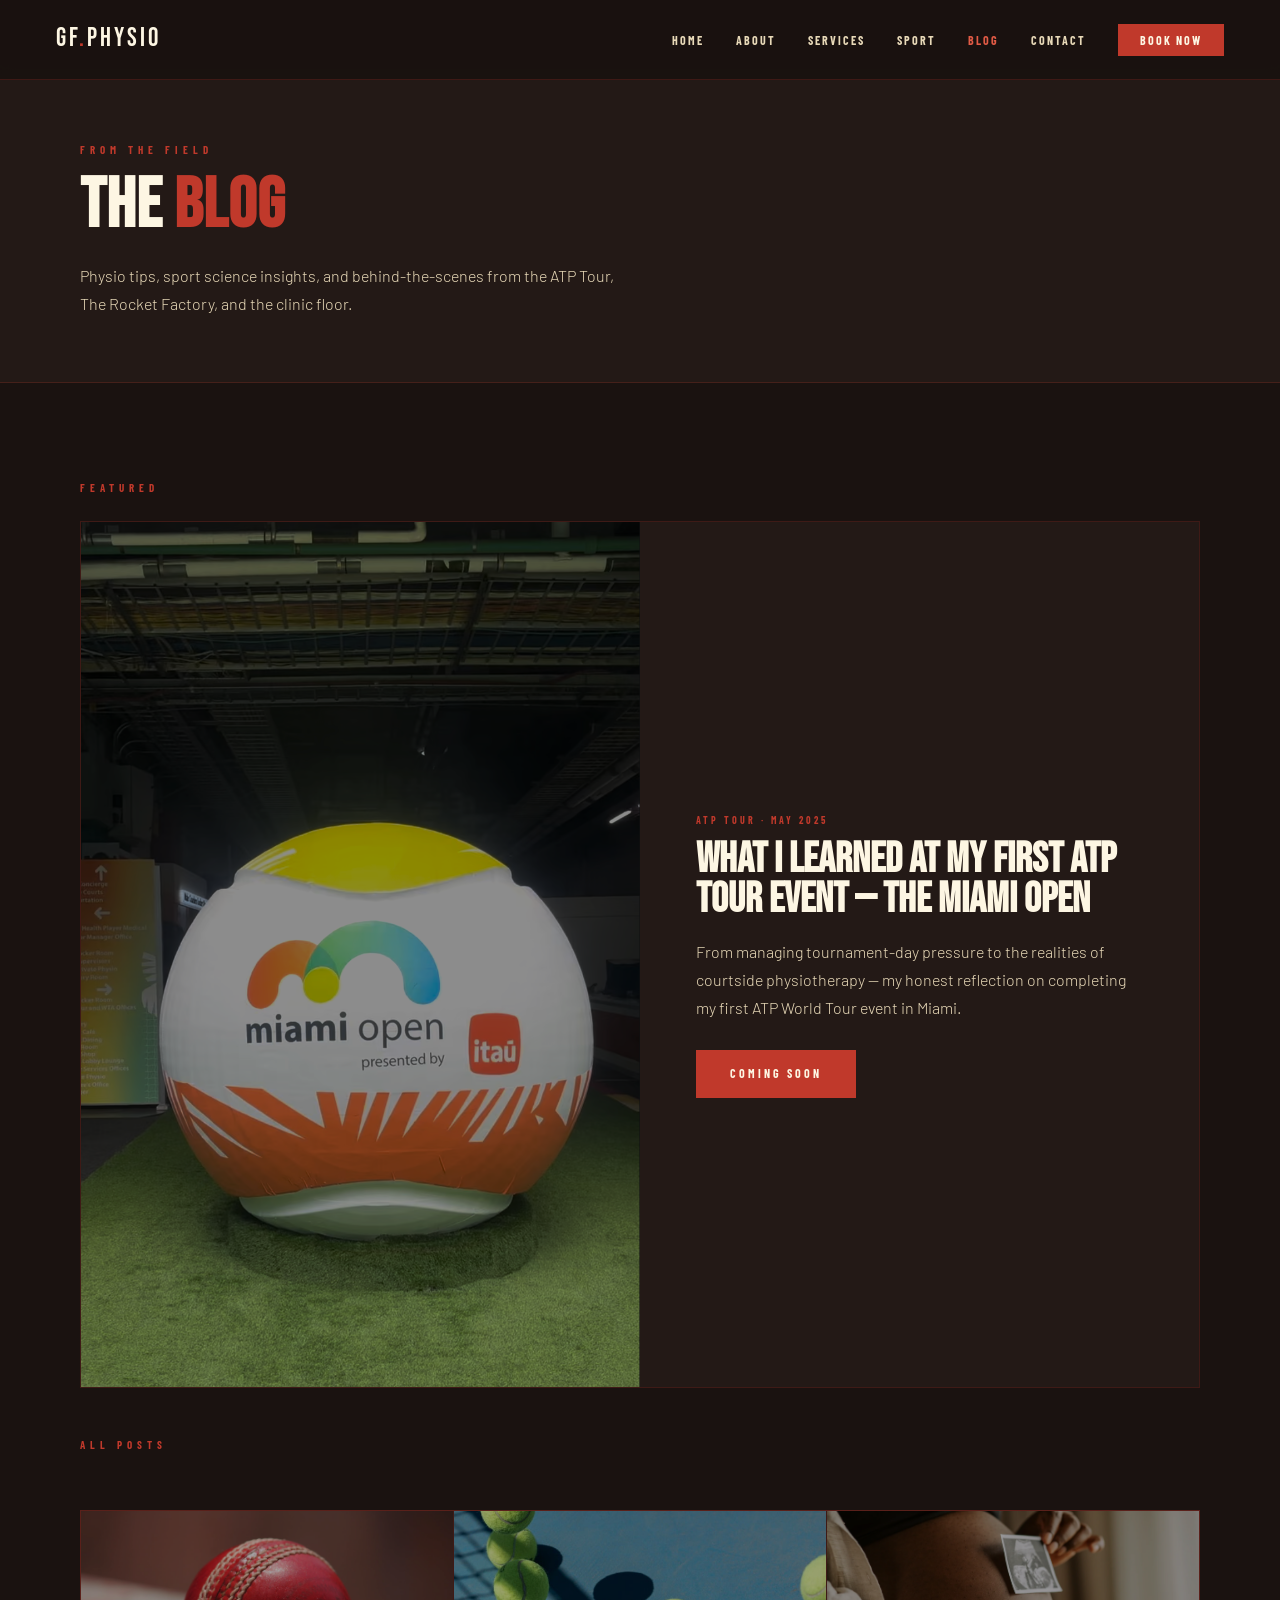
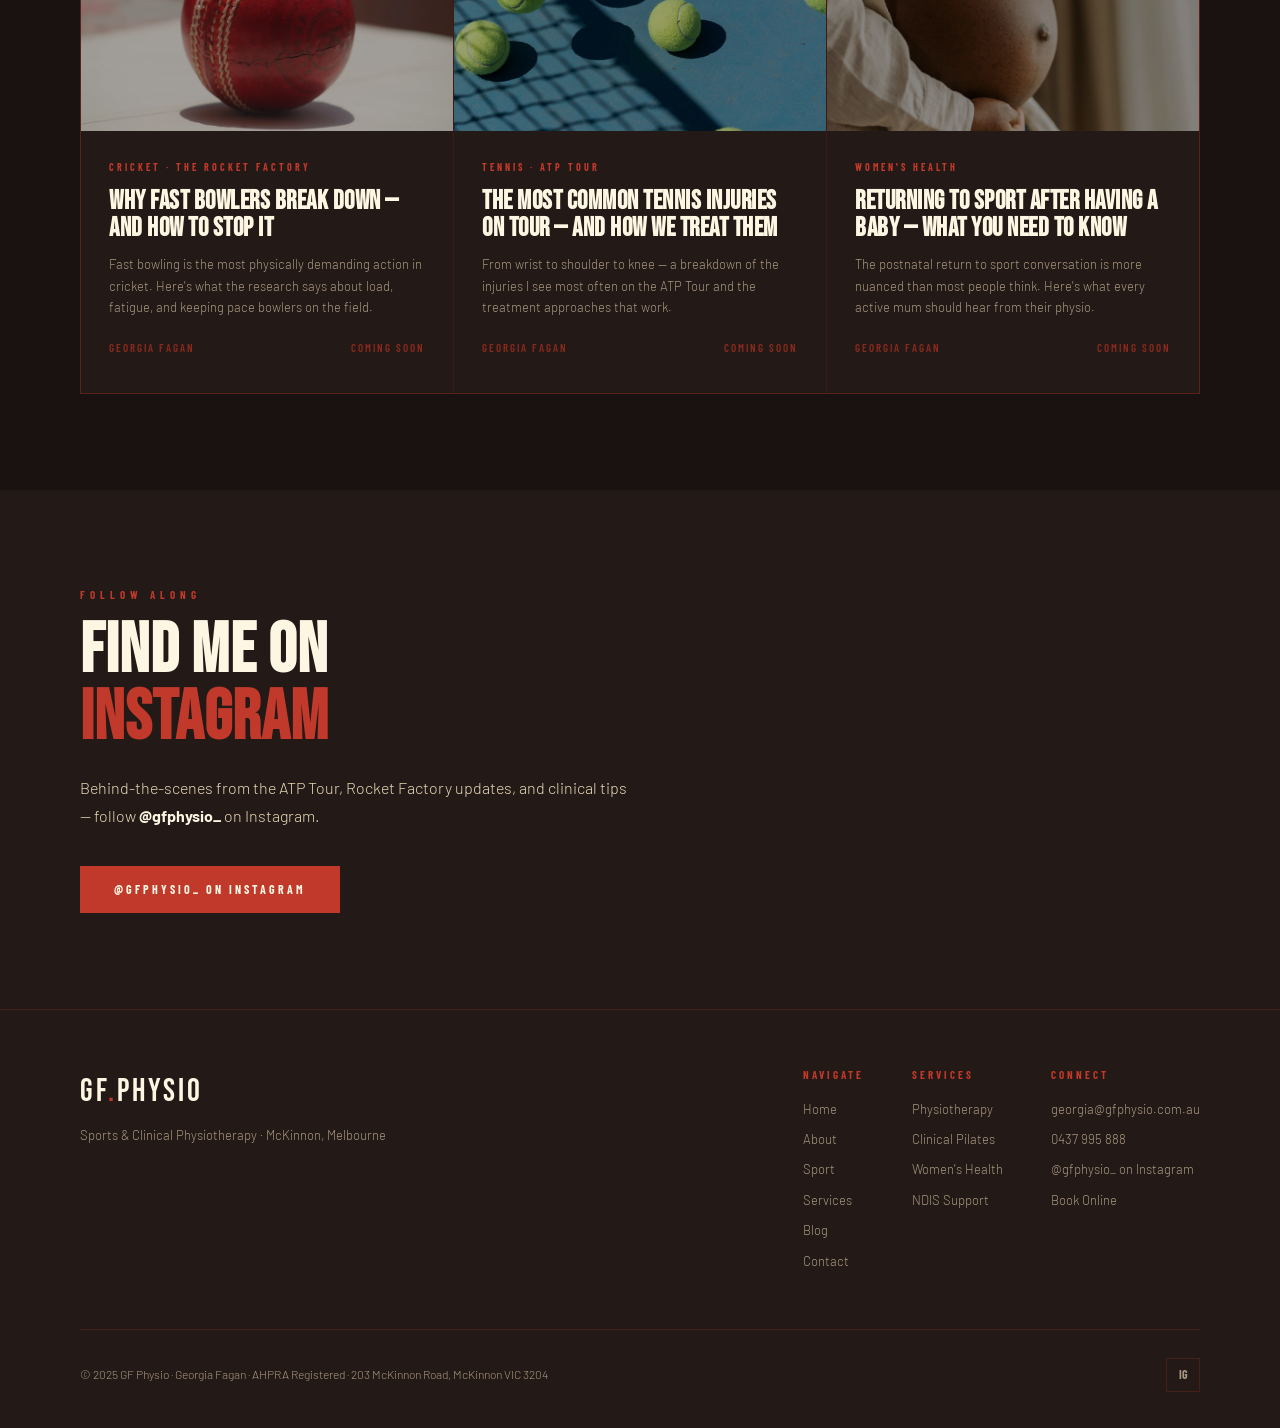
<file: blog.html>
<!DOCTYPE html>
<html lang="en">
<head>
<meta charset="UTF-8">
<meta name="viewport" content="width=device-width, initial-scale=1.0">
<title>Blog | GF Physio — Sports Physio Insights from the ATP Tour & Beyond</title>
<meta name="description" content="Physio tips, sport insights, and behind-the-scenes from the ATP Tour and The Rocket Factory — by Georgia Fagan.">
<link rel="stylesheet" href="css/style.css">
<style>
.blog-hero { background: var(--dark2); padding: 80px 80px 64px; border-bottom: 1px solid var(--border); }

.blog-grid {
  display: grid;
  grid-template-columns: repeat(3,1fr);
  gap: 1px; background: var(--border);
  border: 1px solid var(--border);
  margin-top: 56px;
}
.blog-card {
  background: var(--dark2);
  display: flex; flex-direction: column;
  transition: background 0.25s;
  text-decoration: none;
}
.blog-card:hover { background: var(--dark3); }
.blog-card-img { width: 100%; height: 220px; overflow: hidden; }
.blog-card-img img { width: 100%; height: 100%; object-fit: cover; filter: brightness(0.65); transition: filter 0.3s, transform 0.4s; }
.blog-card:hover .blog-card-img img { filter: brightness(0.8); transform: scale(1.04); }
.blog-card-body { padding: 28px 28px 36px; flex: 1; display: flex; flex-direction: column; }
.blog-tag { font-family: 'Barlow Condensed', sans-serif; font-size: 10px; font-weight: 700; letter-spacing: 3px; text-transform: uppercase; color: var(--red); margin-bottom: 12px; }
.blog-title { font-family: 'Bebas Neue', sans-serif; font-size: 26px; line-height: 1.05; letter-spacing: 0.5px; color: var(--cream); margin-bottom: 12px; }
.blog-excerpt { font-size: 13px; color: var(--muted); line-height: 1.65; flex: 1; }
.blog-meta { margin-top: 20px; font-family: 'Barlow Condensed', sans-serif; font-size: 11px; font-weight: 600; letter-spacing: 2px; text-transform: uppercase; color: var(--red-dim); display: flex; justify-content: space-between; }

.blog-featured {
  display: grid; grid-template-columns: 1fr 1fr;
  border: 1px solid var(--border); margin-bottom: 1px;
}
.blog-featured-img { position: relative; overflow: hidden; min-height: 400px; }
.blog-featured-img img { width: 100%; height: 100%; object-fit: cover; filter: brightness(0.55); }
.blog-featured-content { padding: 56px 56px; display: flex; flex-direction: column; justify-content: center; background: var(--dark2); }
.blog-featured-title { font-family: 'Bebas Neue', sans-serif; font-size: 42px; line-height: 0.95; color: var(--cream); margin-bottom: 18px; }

.instagram-strip { display: flex; gap: 0; overflow: hidden; }
.ig-placeholder {
  flex: 1; aspect-ratio: 1;
  background: var(--dark3);
  border: 1px solid var(--border);
  display: flex; flex-direction: column; align-items: center; justify-content: center; gap: 8px;
}
.ig-placeholder .ig-icon { font-size: 28px; opacity: 0.3; }
.ig-placeholder .ig-label { font-family: 'Barlow Condensed', sans-serif; font-size: 11px; font-weight: 700; letter-spacing: 2px; text-transform: uppercase; color: var(--muted); }

@media (max-width: 900px) {
  .blog-hero { padding: 60px 28px 48px; }
  .blog-featured { grid-template-columns: 1fr; }
  .blog-featured-img { min-height: 260px; }
  .blog-featured-content { padding: 40px 28px; }
  .blog-grid { grid-template-columns: 1fr; }
}
</style>
</head>
<body>
<div class="page-wrap">

  <div class="blog-hero">
    <p class="section-label">From the Field</p>
    <h1 class="section-title">THE <span>BLOG</span></h1>
    <p class="section-body">Physio tips, sport science insights, and behind-the-scenes from the ATP Tour, The Rocket Factory, and the clinic floor.</p>
  </div>

  <section class="section section--dark">

    <!-- FEATURED POST -->
    <p class="section-label" style="margin-bottom:24px;">Featured</p>
    <div class="blog-featured">
      <div class="blog-featured-img">
        <img src="images/miami.jpg" alt="Miami Open">
      </div>
      <div class="blog-featured-content">
        <p class="blog-tag">ATP Tour · May 2025</p>
        <h2 class="blog-featured-title">WHAT I LEARNED AT MY FIRST ATP TOUR EVENT — THE MIAMI OPEN</h2>
        <p class="section-body" style="margin-bottom:28px;">From managing tournament-day pressure to the realities of courtside physiotherapy — my honest reflection on completing my first ATP World Tour event in Miami.</p>
        <a href="#" class="btn btn-primary" style="align-self:flex-start;">Coming Soon</a>
      </div>
    </div>

    <!-- BLOG GRID -->
    <p class="section-label" style="margin: 48px 0 24px;">All Posts</p>
    <div class="blog-grid">
      <a href="#" class="blog-card">
        <div class="blog-card-img"><img src="images/cricket.jpg" alt="Cricket ball"></div>
        <div class="blog-card-body">
          <p class="blog-tag">Cricket · The Rocket Factory</p>
          <h3 class="blog-title">WHY FAST BOWLERS BREAK DOWN — AND HOW TO STOP IT</h3>
          <p class="blog-excerpt">Fast bowling is the most physically demanding action in cricket. Here's what the research says about load, fatigue, and keeping pace bowlers on the field.</p>
          <div class="blog-meta"><span>Georgia Fagan</span><span>Coming Soon</span></div>
        </div>
      </a>
      <a href="#" class="blog-card">
        <div class="blog-card-img"><img src="images/tennis.jpg" alt="Tennis balls on court"></div>
        <div class="blog-card-body">
          <p class="blog-tag">Tennis · ATP Tour</p>
          <h3 class="blog-title">THE MOST COMMON TENNIS INJURIES ON TOUR — AND HOW WE TREAT THEM</h3>
          <p class="blog-excerpt">From wrist to shoulder to knee — a breakdown of the injuries I see most often on the ATP Tour and the treatment approaches that work.</p>
          <div class="blog-meta"><span>Georgia Fagan</span><span>Coming Soon</span></div>
        </div>
      </a>
      <a href="#" class="blog-card">
        <div class="blog-card-img"><img src="images/pregnancy.jpg" alt="Women's health"></div>
        <div class="blog-card-body">
          <p class="blog-tag">Women's Health</p>
          <h3 class="blog-title">RETURNING TO SPORT AFTER HAVING A BABY — WHAT YOU NEED TO KNOW</h3>
          <p class="blog-excerpt">The postnatal return to sport conversation is more nuanced than most people think. Here's what every active mum should hear from their physio.</p>
          <div class="blog-meta"><span>Georgia Fagan</span><span>Coming Soon</span></div>
        </div>
      </a>
    </div>
  </section>

  <!-- INSTAGRAM -->
  <section class="section section--dark2">
    <p class="section-label">Follow Along</p>
    <h2 class="section-title">FIND ME ON<br><span>INSTAGRAM</span></h2>
    <p class="section-body" style="margin-bottom:36px;">Behind-the-scenes from the ATP Tour, Rocket Factory updates, and clinical tips — follow <strong style="color:var(--cream);">@gfphysio_</strong> on Instagram.</p>
    <a href="https://www.instagram.com/gfphysio_/" class="btn btn-primary" target="_blank">@gfphysio_ on Instagram</a>
  </section>

</div>
<script src="js/layout.js"></script>
</body>
</html>
</file>
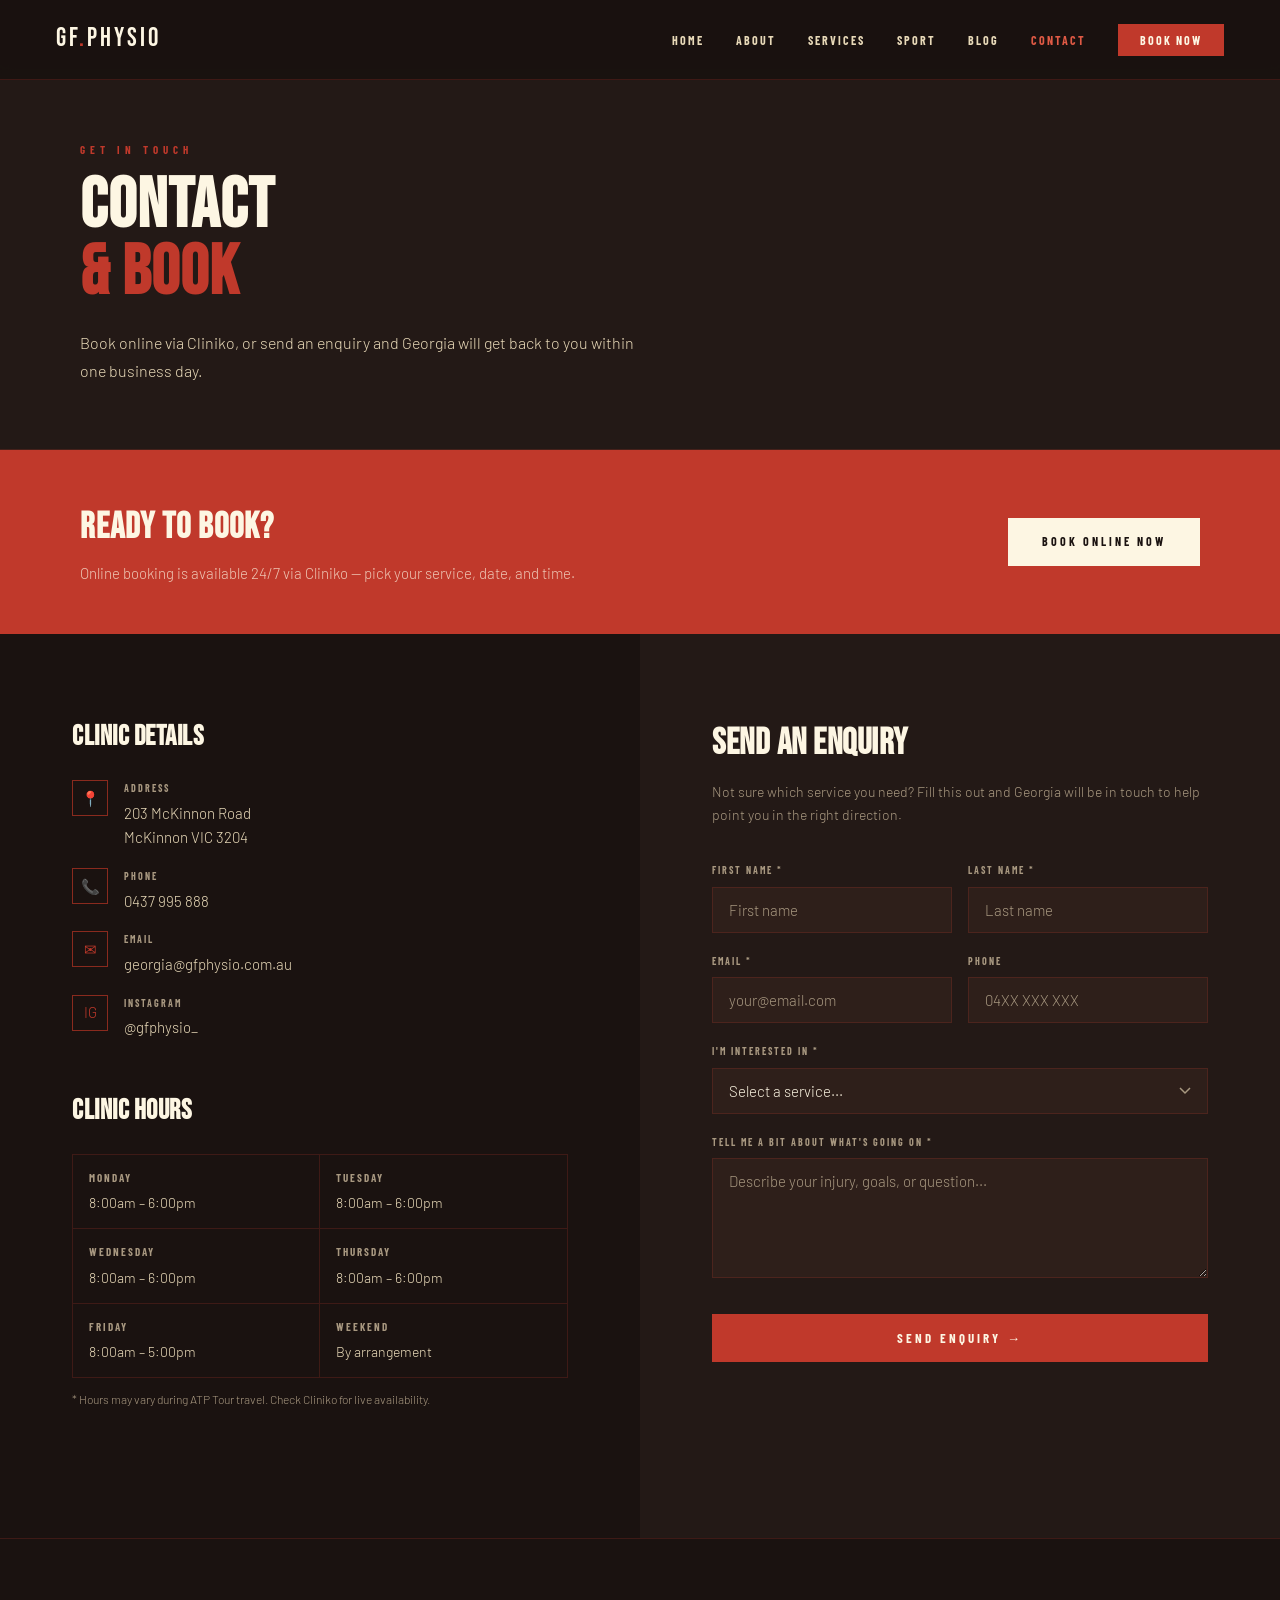
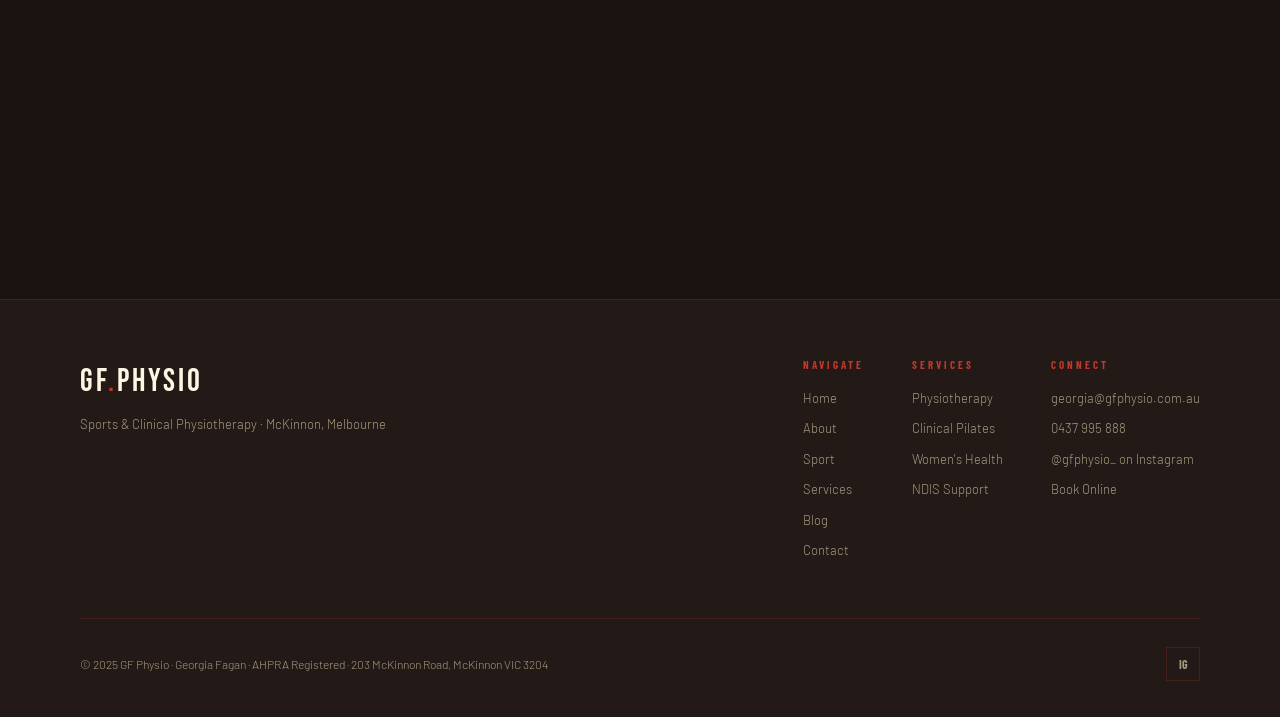
<file: contact.html>
<!DOCTYPE html>
<html lang="en">
<head>
<meta charset="UTF-8">
<meta name="viewport" content="width=device-width, initial-scale=1.0">
<title>Contact & Book | GF Physio — McKinnon, Melbourne</title>
<meta name="description" content="Book a physiotherapy session with Georgia Fagan at McKinnon Sports & Spinal, or send an enquiry. 203 McKinnon Road, McKinnon VIC 3204.">
<link rel="stylesheet" href="css/style.css">
<style>
.contact-hero { background: var(--dark2); padding: 80px 80px 64px; border-bottom: 1px solid var(--border); }

.contact-layout { display: grid; grid-template-columns: 1fr 1fr; gap: 0; }

.contact-info { padding: 80px 72px; background: var(--dark); }
.contact-block { margin-bottom: 48px; }
.contact-block h3 { font-family: 'Bebas Neue', sans-serif; font-size: 28px; color: var(--cream); margin-bottom: 20px; letter-spacing: 0.5px; }
.contact-item { display: flex; gap: 16px; align-items: flex-start; margin-bottom: 18px; }
.c-icon { width: 36px; height: 36px; border: 1px solid var(--red-dim); display: flex; align-items: center; justify-content: center; font-size: 15px; color: var(--red); flex-shrink: 0; }
.c-label { font-family: 'Barlow Condensed', sans-serif; font-size: 10px; font-weight: 700; letter-spacing: 2px; text-transform: uppercase; color: var(--muted); margin-bottom: 4px; }
.c-value { font-size: 15px; color: var(--cream-dim); }
.c-value a { color: var(--cream-dim); transition: color 0.2s; }
.c-value a:hover { color: var(--red-light); }

.hours-grid { display: grid; grid-template-columns: 1fr 1fr; gap: 0; border: 1px solid var(--border); }
.hours-item { padding: 14px 16px; border-bottom: 1px solid var(--border); border-right: 1px solid var(--border); }
.hours-item:nth-child(even) { border-right: none; }
.hours-item:nth-last-child(-n+2) { border-bottom: none; }
.hours-day { font-family: 'Barlow Condensed', sans-serif; font-size: 11px; font-weight: 700; letter-spacing: 2px; text-transform: uppercase; color: var(--muted); margin-bottom: 4px; }
.hours-time { font-size: 14px; color: var(--cream-dim); }

/* FORM */
.contact-form-wrap { padding: 80px 72px; background: var(--dark2); }
.form-title { font-family: 'Bebas Neue', sans-serif; font-size: 36px; color: var(--cream); margin-bottom: 8px; letter-spacing: 0.5px; }
.form-subtitle { font-size: 14px; color: var(--muted); margin-bottom: 36px; line-height: 1.6; }

.f-row { margin-bottom: 20px; }
.f-row-2 { display: grid; grid-template-columns: 1fr 1fr; gap: 16px; margin-bottom: 20px; }
.f-label { display: block; font-family: 'Barlow Condensed', sans-serif; font-size: 10px; font-weight: 700; letter-spacing: 2px; text-transform: uppercase; color: var(--muted); margin-bottom: 8px; }
.f-input, .f-select, .f-textarea {
  width: 100%;
  background: var(--dark3);
  border: 1px solid rgba(192,57,43,0.2);
  color: var(--cream);
  padding: 13px 16px;
  font-family: 'Barlow', sans-serif; font-size: 15px; font-weight: 300;
  outline: none; transition: border-color 0.2s;
  appearance: none; -webkit-appearance: none;
}
.f-input:focus, .f-select:focus, .f-textarea:focus { border-color: var(--red); }
.f-input::placeholder, .f-textarea::placeholder { color: var(--muted); }
.f-select { cursor: pointer; background-image: url("data:image/svg+xml,%3Csvg xmlns='http://www.w3.org/2000/svg' width='12' height='8' viewBox='0 0 12 8'%3E%3Cpath d='M1 1l5 5 5-5' stroke='%23a89880' stroke-width='1.5' fill='none'/%3E%3C/svg%3E"); background-repeat: no-repeat; background-position: right 16px center; padding-right: 40px; }
.f-select option { background: var(--dark3); }
.f-textarea { resize: vertical; min-height: 120px; }
.f-submit { width: 100%; background: var(--red); color: var(--cream); border: none; font-family: 'Barlow Condensed', sans-serif; font-size: 13px; font-weight: 700; letter-spacing: 3px; text-transform: uppercase; padding: 16px; cursor: pointer; margin-top: 8px; transition: background 0.2s; }
.f-submit:hover { background: var(--red-light); }

.success-msg { display: none; background: var(--dark3); border: 1px solid var(--red-dim); padding: 20px; margin-top: 16px; }
.success-msg p { font-size: 14px; color: var(--cream-dim); }
.success-msg strong { color: var(--red-light); }

/* BOOK ONLINE CTA BAR */
.book-bar {
  background: var(--red);
  padding: 48px 80px;
  display: flex; align-items: center; justify-content: space-between; gap: 32px;
  flex-wrap: wrap;
}
.book-bar h2 { font-family: 'Bebas Neue', sans-serif; font-size: 36px; color: var(--cream); letter-spacing: 1px; }
.book-bar p { font-size: 15px; color: rgba(253,246,227,0.75); margin-top: 4px; }

/* MAP */
.map-wrap { border-top: 1px solid var(--border); }
.map-wrap iframe { display: block; width: 100%; height: 360px; border: none; filter: grayscale(1) brightness(0.6) contrast(1.1); }

@media (max-width: 900px) {
  .contact-hero { padding: 60px 28px 48px; }
  .contact-layout { grid-template-columns: 1fr; }
  .contact-info { padding: 56px 28px; }
  .contact-form-wrap { padding: 56px 28px; }
  .f-row-2 { grid-template-columns: 1fr; }
  .book-bar { padding: 40px 28px; flex-direction: column; align-items: flex-start; }
}
</style>
</head>
<body>
<div class="page-wrap">

  <div class="contact-hero">
    <p class="section-label">Get In Touch</p>
    <h1 class="section-title">CONTACT<br><span>& BOOK</span></h1>
    <p class="section-body">Book online via Cliniko, or send an enquiry and Georgia will get back to you within one business day.</p>
  </div>

  <!-- BOOK ONLINE BAR -->
  <div class="book-bar">
    <div>
      <h2>READY TO BOOK?</h2>
      <p>Online booking is available 24/7 via Cliniko — pick your service, date, and time.</p>
    </div>
    <a href="https://gfphysio.au4.cliniko.com/bookings#service" class="btn" style="background:var(--cream);color:var(--dark);white-space:nowrap;" target="_blank">Book Online Now</a>
  </div>

  <div class="contact-layout">

    <!-- INFO -->
    <div class="contact-info">
      <div class="contact-block">
        <h3>CLINIC DETAILS</h3>
        <div class="contact-item">
          <div class="c-icon">📍</div>
          <div>
            <div class="c-label">Address</div>
            <div class="c-value">203 McKinnon Road<br>McKinnon VIC 3204</div>
          </div>
        </div>
        <div class="contact-item">
          <div class="c-icon">📞</div>
          <div>
            <div class="c-label">Phone</div>
            <div class="c-value"><a href="tel:0437995888">0437 995 888</a></div>
          </div>
        </div>
        <div class="contact-item">
          <div class="c-icon">✉</div>
          <div>
            <div class="c-label">Email</div>
            <div class="c-value"><a href="mailto:georgia@gfphysio.com.au">georgia@gfphysio.com.au</a></div>
          </div>
        </div>
        <div class="contact-item">
          <div class="c-icon">IG</div>
          <div>
            <div class="c-label">Instagram</div>
            <div class="c-value"><a href="https://www.instagram.com/gfphysio_/" target="_blank">@gfphysio_</a></div>
          </div>
        </div>
      </div>

      <div class="contact-block">
        <h3>CLINIC HOURS</h3>
        <div class="hours-grid">
          <div class="hours-item"><div class="hours-day">Monday</div><div class="hours-time">8:00am – 6:00pm</div></div>
          <div class="hours-item"><div class="hours-day">Tuesday</div><div class="hours-time">8:00am – 6:00pm</div></div>
          <div class="hours-item"><div class="hours-day">Wednesday</div><div class="hours-time">8:00am – 6:00pm</div></div>
          <div class="hours-item"><div class="hours-day">Thursday</div><div class="hours-time">8:00am – 6:00pm</div></div>
          <div class="hours-item"><div class="hours-day">Friday</div><div class="hours-time">8:00am – 5:00pm</div></div>
          <div class="hours-item"><div class="hours-day">Weekend</div><div class="hours-time">By arrangement</div></div>
        </div>
        <p style="font-size:12px;color:var(--muted);margin-top:12px;">* Hours may vary during ATP Tour travel. Check Cliniko for live availability.</p>
      </div>
    </div>

    <!-- FORM -->
    <div class="contact-form-wrap">
      <h2 class="form-title">SEND AN ENQUIRY</h2>
      <p class="form-subtitle">Not sure which service you need? Fill this out and Georgia will be in touch to help point you in the right direction.</p>

      <!-- 
        IMPORTANT: Replace YOUR_FORMSPREE_ID below with your actual Formspree form ID.
        Steps:
        1. Go to formspree.io and sign up (free)
        2. Create a new form → it gives you an ID like "xpznqvkb"
        3. Replace YOUR_FORMSPREE_ID with that ID
        The form will then email submissions to georgia@gfphysio.com.au
      -->
      <form id="contact-form" action="https://formspree.io/f/xbdweppy" method="POST">
        <input type="hidden" name="_replyto" value="georgia@gfphysio.com.au">
        <input type="hidden" name="_subject" value="New enquiry from GF Physio website">

        <div class="f-row-2">
          <div>
            <label class="f-label" for="fname">First Name *</label>
            <input class="f-input" type="text" id="fname" name="first_name" placeholder="First name" required>
          </div>
          <div>
            <label class="f-label" for="lname">Last Name *</label>
            <input class="f-input" type="text" id="lname" name="last_name" placeholder="Last name" required>
          </div>
        </div>

        <div class="f-row-2">
          <div>
            <label class="f-label" for="email">Email *</label>
            <input class="f-input" type="email" id="email" name="email" placeholder="your@email.com" required>
          </div>
          <div>
            <label class="f-label" for="phone">Phone</label>
            <input class="f-input" type="tel" id="phone" name="phone" placeholder="04XX XXX XXX">
          </div>
        </div>

        <div class="f-row">
          <label class="f-label" for="service">I'm interested in *</label>
          <select class="f-select" id="service" name="service" required>
            <option value="">Select a service...</option>
            <option>Sports Physiotherapy</option>
            <option>Clinical Pilates / Rehabilitation</option>
            <option>Women's Health</option>
            <option>NDIS Physiotherapy</option>
            <option>High Performance / Team Sport</option>
            <option>Not sure — please advise</option>
          </select>
        </div>

        <div class="f-row">
          <label class="f-label" for="message">Tell me a bit about what's going on *</label>
          <textarea class="f-textarea" id="message" name="message" placeholder="Describe your injury, goals, or question..." required></textarea>
        </div>

        <button type="submit" class="f-submit">Send Enquiry →</button>

        <div class="success-msg" id="success-msg">
          <p><strong>Thanks! Your enquiry has been sent.</strong><br>Georgia will be in touch within one business day.</p>
        </div>
      </form>
    </div>
  </div>

  <!-- MAP -->
  <div class="map-wrap">
    <iframe
      src="https://www.google.com/maps/embed?pb=!1m18!1m12!1m3!1d3148.5!2d145.046!3d-37.916!2m3!1f0!2f0!3f0!3m2!1i1024!2i768!4f13.1!3m3!1m2!1s0x0%3A0x0!2s203+McKinnon+Road+McKinnon+VIC!5e0!3m2!1sen!2sau!4v1"
      allowfullscreen="" loading="lazy" referrerpolicy="no-referrer-when-downgrade">
    </iframe>
  </div>

</div>

<script src="js/layout.js"></script>
<script>
// Formspree AJAX submission
const form = document.getElementById('contact-form');
const successMsg = document.getElementById('success-msg');
if (form) {
  form.addEventListener('submit', async (e) => {
    e.preventDefault();
    const data = new FormData(form);
    try {
      const res = await fetch(form.action, { method: 'POST', body: data, headers: { 'Accept': 'application/json' } });
      if (res.ok) {
        form.reset();
        successMsg.style.display = 'block';
        successMsg.scrollIntoView({ behavior: 'smooth', block: 'center' });
      }
    } catch (err) {
      alert('Something went wrong — please email georgia@gfphysio.com.au directly.');
    }
  });
}
</script>
</body>
</html>
</file>
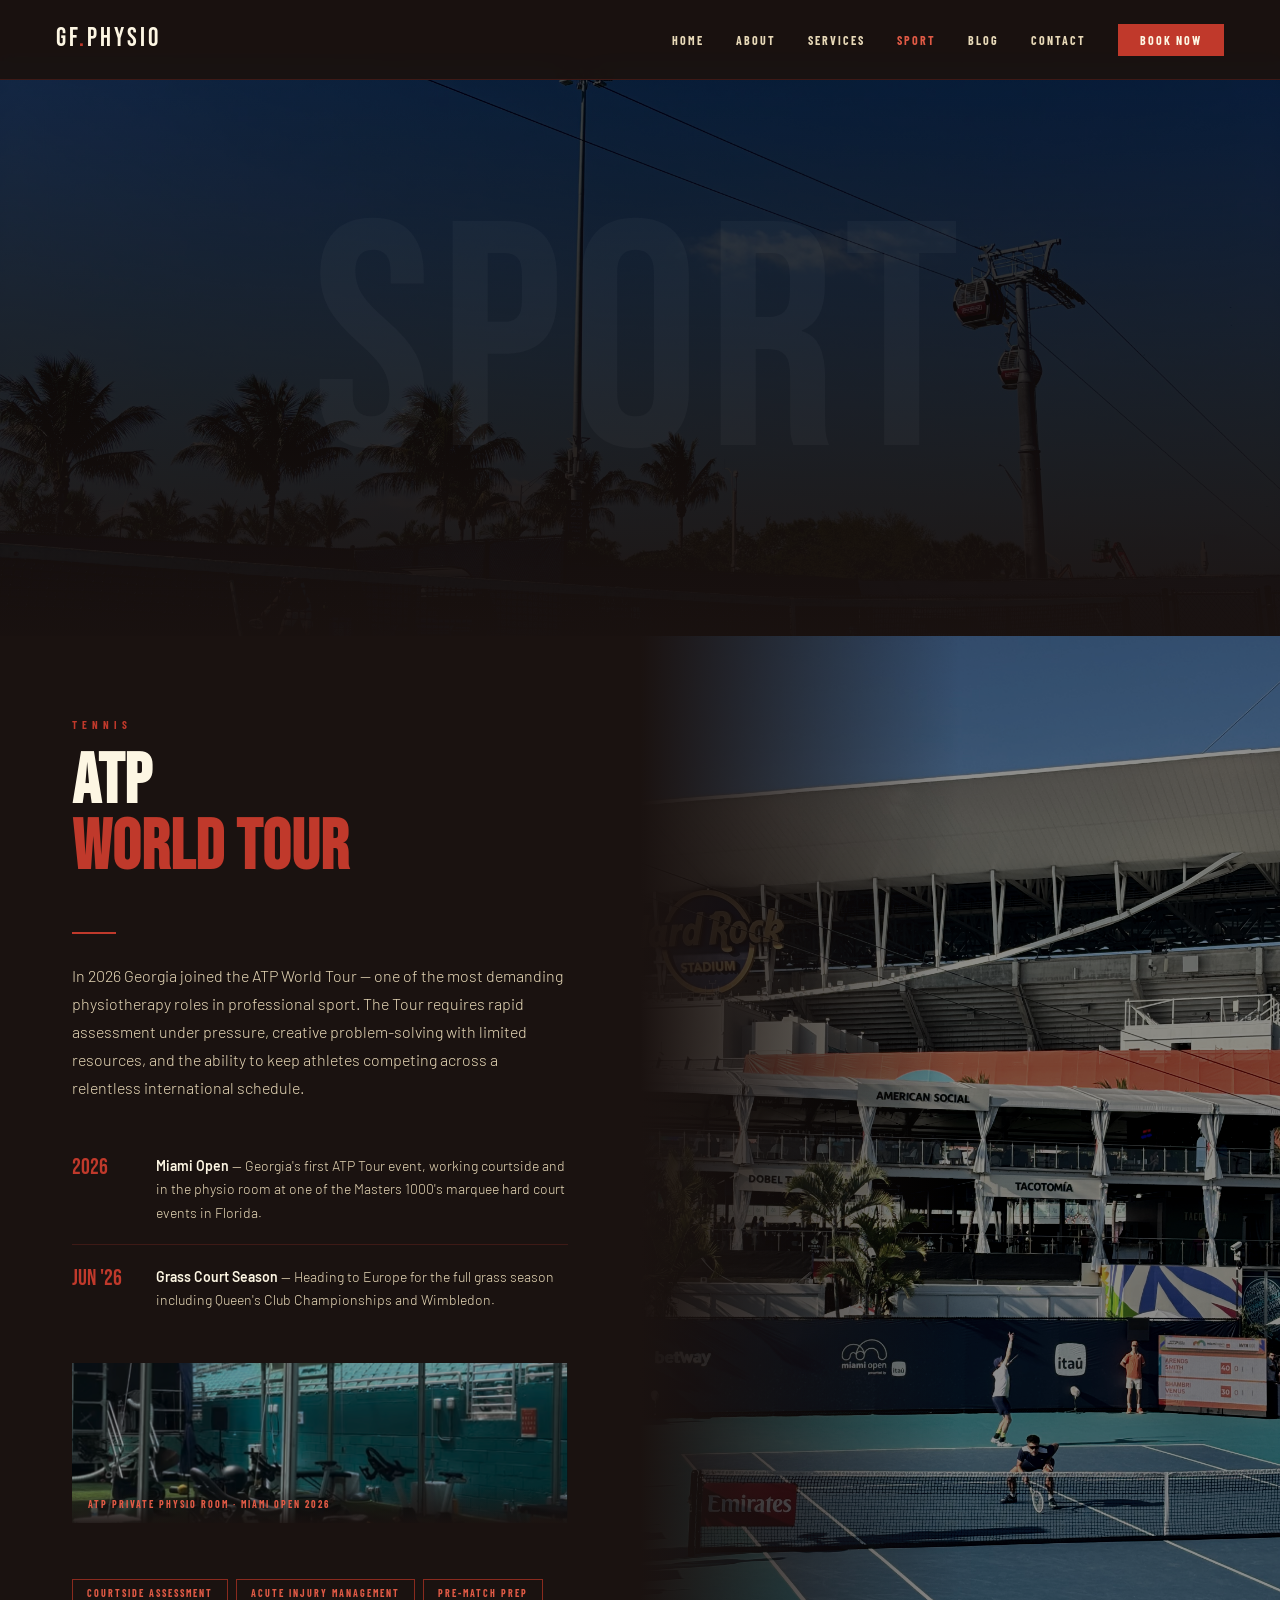
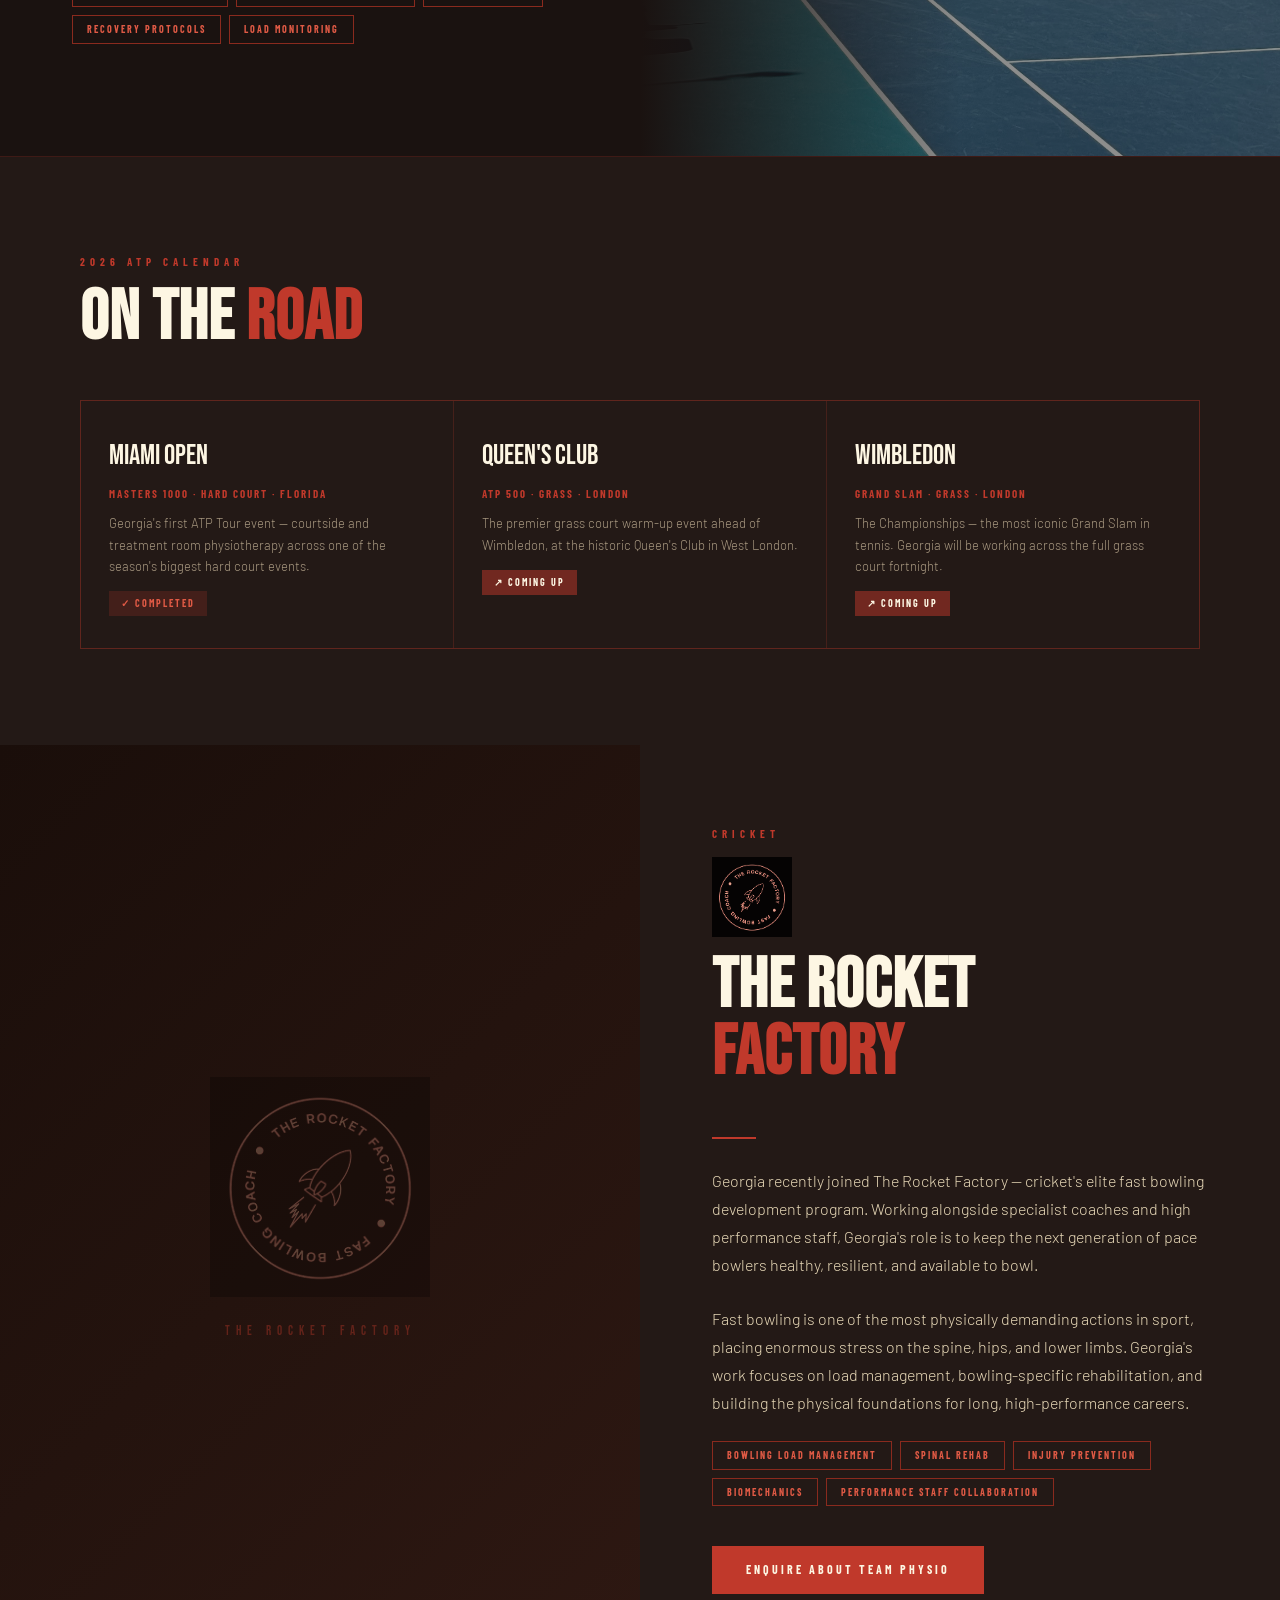
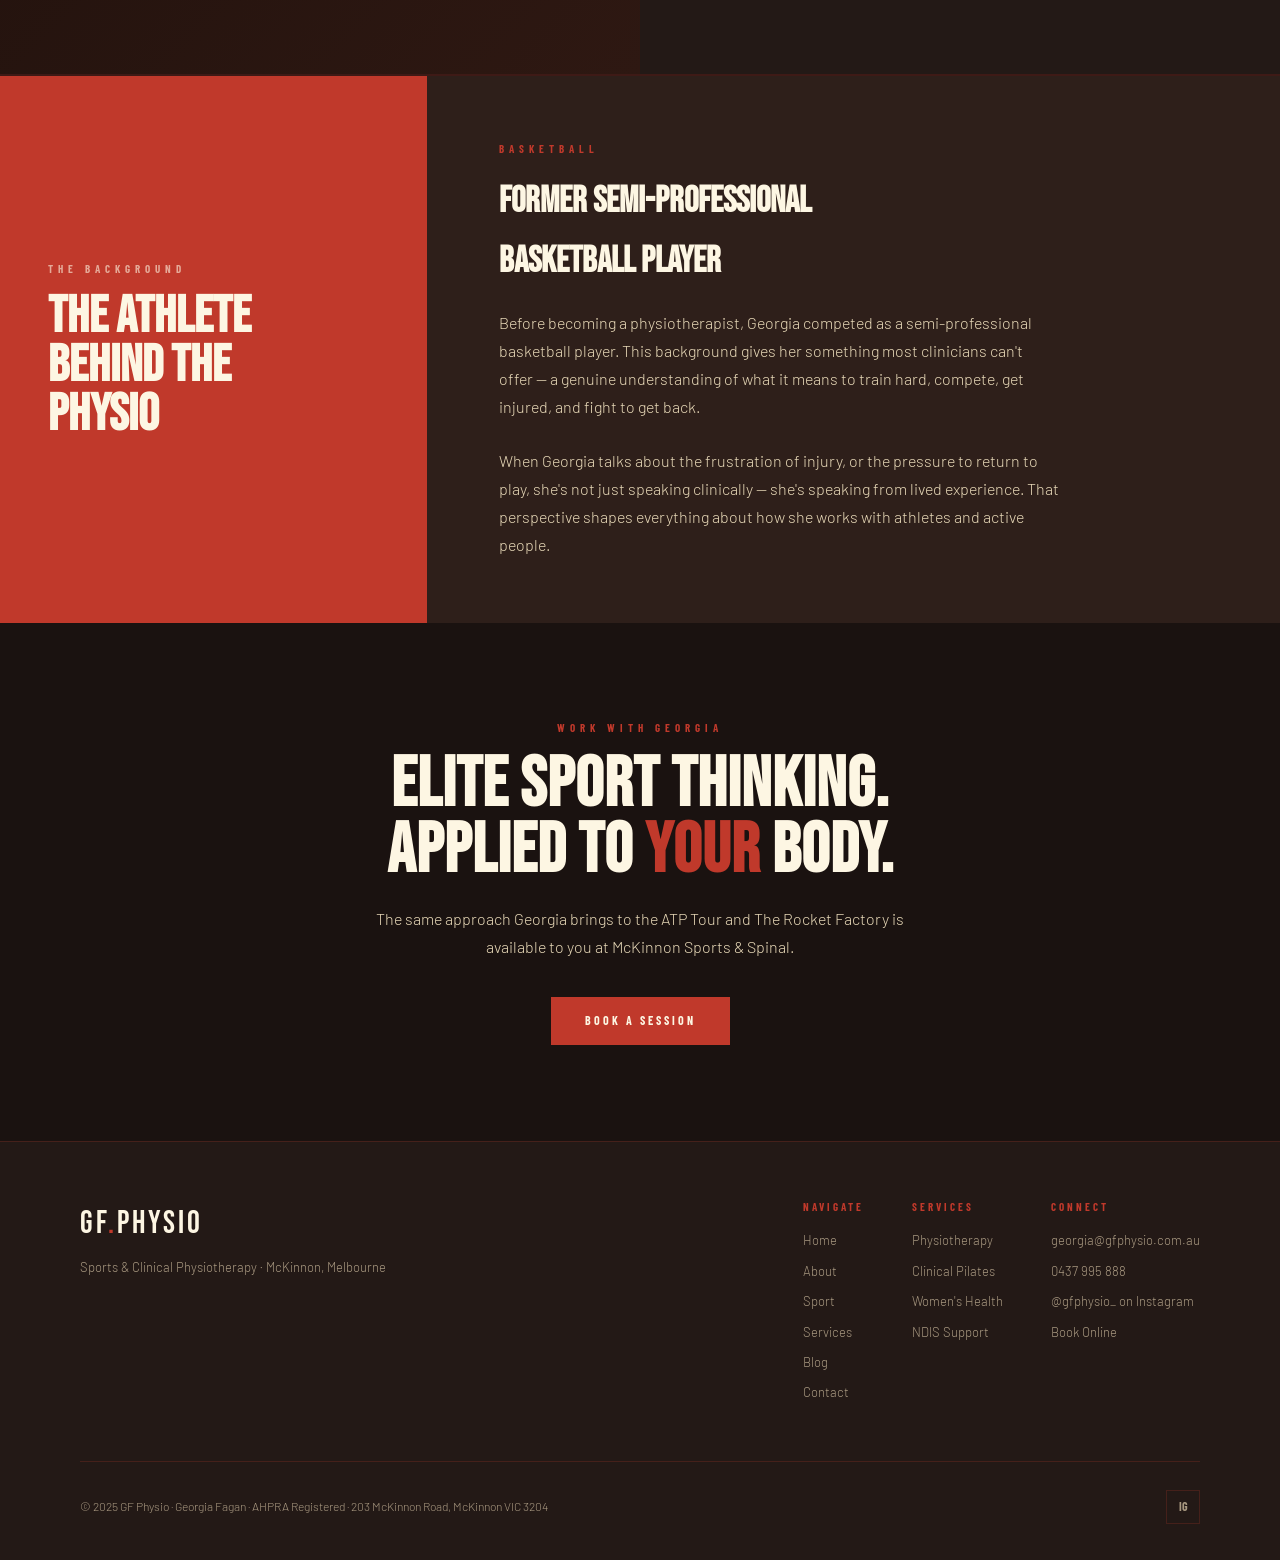
<file: sport.html>
<!DOCTYPE html>
<html lang="en">
<head>
<meta charset="UTF-8">
<meta name="viewport" content="width=device-width, initial-scale=1.0">
<title>High Performance Sport | GF Physio — ATP Tour & Rocket Factory</title>
<meta name="description" content="Georgia Fagan works on the ATP World Tour and with The Rocket Factory cricket program. Elite sport physiotherapy experience at the highest level.">
<link rel="stylesheet" href="css/style.css">
<style>
/* SPORT HERO */
.sport-hero {
  min-height: 60vh;
  display: flex; flex-direction: column; justify-content: flex-end;
  padding: 120px 80px 72px;
  position: relative; overflow: hidden;
}
.sport-hero-photo {
  position: absolute; inset: 0;
}
.sport-hero-photo img {
  width: 100%; height: 100%; object-fit: cover;
  filter: brightness(0.3) contrast(1.1);
}
.sport-hero-gradient {
  position: absolute; inset: 0;
  background: linear-gradient(to top, rgba(26,18,16,0.95) 0%, rgba(26,18,16,0.4) 60%, transparent 100%);
}
.sport-hero-bg {
  position: absolute; inset: 0;
  font-family: 'Bebas Neue', sans-serif;
  font-size: 320px; line-height: 1;
  color: rgba(255,255,255,0.03);
  display: flex; align-items: center; justify-content: center;
  letter-spacing: 8px; pointer-events: none;
  user-select: none;
}

/* DEEP DIVE PANELS */
.deep-panel {
  display: grid; grid-template-columns: 1fr 1fr; gap: 0;
  border-bottom: 1px solid var(--border);
}
.deep-panel.reverse { direction: rtl; }
.deep-panel.reverse > * { direction: ltr; }
.deep-content { padding: 80px 72px; display: flex; flex-direction: column; justify-content: center; }
.deep-image { position: relative; overflow: hidden; min-height: 520px; }
.deep-image img { width: 100%; height: 100%; object-fit: cover; filter: brightness(0.55) contrast(1.1) saturate(0.7); }
.deep-image-overlay { position: absolute; inset: 0; }
.deep-panel:not(.reverse) .deep-image-overlay { background: linear-gradient(to left, transparent 50%, var(--dark) 100%); }
.deep-panel.reverse .deep-image-overlay { background: linear-gradient(to right, transparent 50%, var(--dark2) 100%); }

.timeline { display: flex; flex-direction: column; gap: 0; margin: 32px 0; }
.timeline-item { display: flex; gap: 20px; padding: 20px 0; border-bottom: 1px solid var(--border); }
.timeline-item:last-child { border-bottom: none; }
.timeline-year { font-family: 'Bebas Neue', sans-serif; font-size: 22px; color: var(--red); flex-shrink: 0; width: 64px; line-height: 1.3; }
.timeline-text { font-size: 14px; color: var(--cream-dim); line-height: 1.65; }
.timeline-text strong { color: var(--cream); font-weight: 600; }

.tag-row { display: flex; gap: 8px; flex-wrap: wrap; margin: 24px 0 32px; }
.pill {
  font-family: 'Barlow Condensed', sans-serif;
  font-size: 10px; font-weight: 700; letter-spacing: 2px; text-transform: uppercase;
  padding: 5px 14px;
  border: 1px solid var(--red-dim); color: var(--red-light);
}

/* BASKETBALL STRIP */
.basketball-strip {
  display: grid; grid-template-columns: 1fr 2fr;
  border-top: 1px solid var(--border);
}
.bball-label {
  background: var(--red);
  padding: 64px 48px;
  display: flex; flex-direction: column; justify-content: center;
}
.bball-label h2 { font-family: 'Bebas Neue', sans-serif; font-size: 52px; line-height: 0.95; color: var(--cream); }
.bball-content { padding: 64px 72px; background: var(--dark3); display: flex; flex-direction: column; justify-content: center; }

/* UPCOMING */
.upcoming-grid { display: grid; grid-template-columns: repeat(3,1fr); gap: 1px; background: var(--border); border: 1px solid var(--border); margin-top: 48px; }
.upcoming-card { background: var(--dark2); padding: 32px 28px; }
.upcoming-tournament { font-family: 'Bebas Neue', sans-serif; font-size: 28px; color: var(--cream); margin-bottom: 6px; }
.upcoming-detail { font-family: 'Barlow Condensed', sans-serif; font-size: 11px; font-weight: 700; letter-spacing: 2px; text-transform: uppercase; color: var(--red); margin-bottom: 10px; }
.upcoming-desc { font-size: 13px; color: var(--muted); line-height: 1.65; }
.upcoming-status {
  display: inline-block; margin-top: 14px;
  font-family: 'Barlow Condensed', sans-serif; font-size: 10px; font-weight: 700; letter-spacing: 2px; text-transform: uppercase;
  padding: 4px 12px;
}
.status-done { background: rgba(192,57,43,0.2); color: var(--red-light); }
.status-next { background: rgba(192,57,43,0.5); color: var(--cream); }

@media (max-width: 900px) {
  .sport-hero { padding: 100px 28px 56px; }
  .sport-hero-bg { font-size: 120px; }
  .deep-panel { grid-template-columns: 1fr; direction: ltr !important; }
  .deep-image { min-height: 300px; }
  .deep-image-overlay { display: none; }
  .deep-content { padding: 56px 28px; }
  .basketball-strip { grid-template-columns: 1fr; }
  .bball-label { padding: 48px 28px; }
  .bball-content { padding: 48px 28px; }
  .upcoming-grid { grid-template-columns: 1fr; }
}
</style>
</head>
<body>
<div class="page-wrap">

  <!-- HERO -->
  <div class="sport-hero">
    <div class="sport-hero-photo">
      <img src="images/atp2.jpg" alt="Miami Open warm-up facility">
    </div>
    <div class="sport-hero-gradient"></div>
    <div class="sport-hero-bg">SPORT</div>
    <p class="section-label">High Performance</p>
    <h1 class="section-title" style="font-size:clamp(56px,7vw,96px);">WORKING AT<br>THE <span>HIGHEST</span><br>LEVEL</h1>
    <p class="section-body" style="margin-top:18px;">From the ATP Tour to The Rocket Factory — Georgia brings elite sport experience that directly shapes every clinical decision she makes.</p>
  </div>

  <!-- ATP DEEP DIVE -->
  <div class="deep-panel">
    <div class="deep-content" style="background:var(--dark);">
      <p class="section-label">Tennis</p>
      <h2 class="section-title">ATP<br><span>WORLD TOUR</span></h2>
      <div class="gold-line"></div>
      <p class="section-body">In 2026 Georgia joined the ATP World Tour — one of the most demanding physiotherapy roles in professional sport. The Tour requires rapid assessment under pressure, creative problem-solving with limited resources, and the ability to keep athletes competing across a relentless international schedule.</p>
      <div class="timeline">
        <div class="timeline-item">
          <div class="timeline-year">2026</div>
          <div class="timeline-text"><strong>Miami Open</strong> — Georgia's first ATP Tour event, working courtside and in the physio room at one of the Masters 1000's marquee hard court events in Florida.</div>
        </div>
        <div class="timeline-item">
          <div class="timeline-year">Jun '26</div>
          <div class="timeline-text"><strong>Grass Court Season</strong> — Heading to Europe for the full grass season including Queen's Club Championships and Wimbledon.</div>
        </div>
      </div>
      <div style="margin:0 0 32px;overflow:hidden;position:relative;height:160px;">
        <img src="images/physio-door.jpg" alt="ATP Private Physio door Miami Open" style="width:100%;height:100%;object-fit:cover;filter:brightness(0.6);">
        <div style="position:absolute;bottom:0;left:0;right:0;padding:10px 16px;background:linear-gradient(to top,rgba(26,18,16,0.9),transparent);font-family:'Barlow Condensed',sans-serif;font-size:10px;font-weight:700;letter-spacing:2px;text-transform:uppercase;color:var(--red-light);">ATP Private Physio Room · Miami Open 2026</div>
      </div>
      <div class="tag-row">
        <span class="pill">Courtside Assessment</span>
        <span class="pill">Acute Injury Management</span>
        <span class="pill">Pre-Match Prep</span>
        <span class="pill">Recovery Protocols</span>
        <span class="pill">Load Monitoring</span>
      </div>
    </div>
    <div class="deep-image">
      <img src="images/atp.jpg" alt="Miami Open tennis court">
      <div class="deep-image-overlay"></div>
    </div>
  </div>

  <!-- UPCOMING TOURNAMENTS -->
  <section class="section section--dark2">
    <p class="section-label">2026 ATP Calendar</p>
    <h2 class="section-title">ON THE <span>ROAD</span></h2>
    <div class="upcoming-grid">
      <div class="upcoming-card">
        <div class="upcoming-tournament">Miami Open</div>
        <div class="upcoming-detail">Masters 1000 · Hard Court · Florida</div>
        <p class="upcoming-desc">Georgia's first ATP Tour event — courtside and treatment room physiotherapy across one of the season's biggest hard court events.</p>
        <span class="upcoming-status status-done">✓ Completed</span>
      </div>
      <div class="upcoming-card">
        <div class="upcoming-tournament">Queen's Club</div>
        <div class="upcoming-detail">ATP 500 · Grass · London</div>
        <p class="upcoming-desc">The premier grass court warm-up event ahead of Wimbledon, at the historic Queen's Club in West London.</p>
        <span class="upcoming-status status-next">↗ Coming Up</span>
      </div>
      <div class="upcoming-card">
        <div class="upcoming-tournament">Wimbledon</div>
        <div class="upcoming-detail">Grand Slam · Grass · London</div>
        <p class="upcoming-desc">The Championships — the most iconic Grand Slam in tennis. Georgia will be working across the full grass court fortnight.</p>
        <span class="upcoming-status status-next">↗ Coming Up</span>
      </div>
    </div>
  </section>

  <!-- ROCKET FACTORY DEEP DIVE -->
  <div class="deep-panel reverse">
    <div class="deep-content" style="background:var(--dark2);">
      <p class="section-label">Cricket</p>
      <img src="images/rocketfactory.png" alt="The Rocket Factory" style="width:80px;height:80px;object-fit:contain;margin-bottom:16px;filter:invert(1) sepia(1) saturate(2) hue-rotate(320deg);opacity:0.85;">
      <h2 class="section-title">THE ROCKET<br><span>FACTORY</span></h2>
      <div class="gold-line"></div>
      <p class="section-body">Georgia recently joined The Rocket Factory — cricket's elite fast bowling development program. Working alongside specialist coaches and high performance staff, Georgia's role is to keep the next generation of pace bowlers healthy, resilient, and available to bowl.</p>
      <br>
      <p class="section-body">Fast bowling is one of the most physically demanding actions in sport, placing enormous stress on the spine, hips, and lower limbs. Georgia's work focuses on load management, bowling-specific rehabilitation, and building the physical foundations for long, high-performance careers.</p>
      <div class="tag-row">
        <span class="pill">Bowling Load Management</span>
        <span class="pill">Spinal Rehab</span>
        <span class="pill">Injury Prevention</span>
        <span class="pill">Biomechanics</span>
        <span class="pill">Performance Staff Collaboration</span>
      </div>
      <a href="contact.html" class="btn btn-primary" style="align-self:flex-start;margin-top:8px;">Enquire About Team Physio</a>
    </div>
    <div class="deep-image" style="background:linear-gradient(135deg,#1a0e0a 0%,#2e1812 100%);display:flex;align-items:center;justify-content:center;flex-direction:column;gap:24px;">
      <img src="images/rocketfactory.png" alt="The Rocket Factory" style="width:220px;height:220px;object-fit:contain;filter:invert(1) sepia(1) saturate(2) hue-rotate(320deg);opacity:0.25;">
      <div style="font-family:'Bebas Neue',sans-serif;font-size:13px;letter-spacing:6px;text-transform:uppercase;color:rgba(192,57,43,0.4);">The Rocket Factory</div>
    </div>
  </div>

  <!-- BASKETBALL -->
  <div class="basketball-strip">
    <div class="bball-label">
      <p class="section-label" style="color:rgba(253,246,227,0.6);">The Background</p>
      <h2>THE ATHLETE<br>BEHIND THE<br>PHYSIO</h2>
    </div>
    <div class="bball-content">
      <p class="section-label">Basketball</p>
      <h3 style="font-family:'Bebas Neue',sans-serif;font-size:36px;color:var(--cream);margin-bottom:18px;">FORMER SEMI-PROFESSIONAL<br>BASKETBALL PLAYER</h3>
      <p class="section-body">Before becoming a physiotherapist, Georgia competed as a semi-professional basketball player. This background gives her something most clinicians can't offer — a genuine understanding of what it means to train hard, compete, get injured, and fight to get back.</p>
      <br>
      <p class="section-body">When Georgia talks about the frustration of injury, or the pressure to return to play, she's not just speaking clinically — she's speaking from lived experience. That perspective shapes everything about how she works with athletes and active people.</p>
    </div>
  </div>

  <!-- CTA -->
  <section class="section section--dark" style="text-align:center;">
    <p class="section-label">Work With Georgia</p>
    <h2 class="section-title" style="max-width:640px;margin:0 auto 20px;">ELITE SPORT THINKING.<br>APPLIED TO <span>YOUR</span> BODY.</h2>
    <p class="section-body" style="margin:0 auto 36px;text-align:center;">The same approach Georgia brings to the ATP Tour and The Rocket Factory is available to you at McKinnon Sports & Spinal.</p>
    <a href="https://gfphysio.au4.cliniko.com/bookings#service" class="btn btn-primary" target="_blank">Book a Session</a>
  </section>

</div>
<script src="js/layout.js"></script>
</body>
</html>
</file>
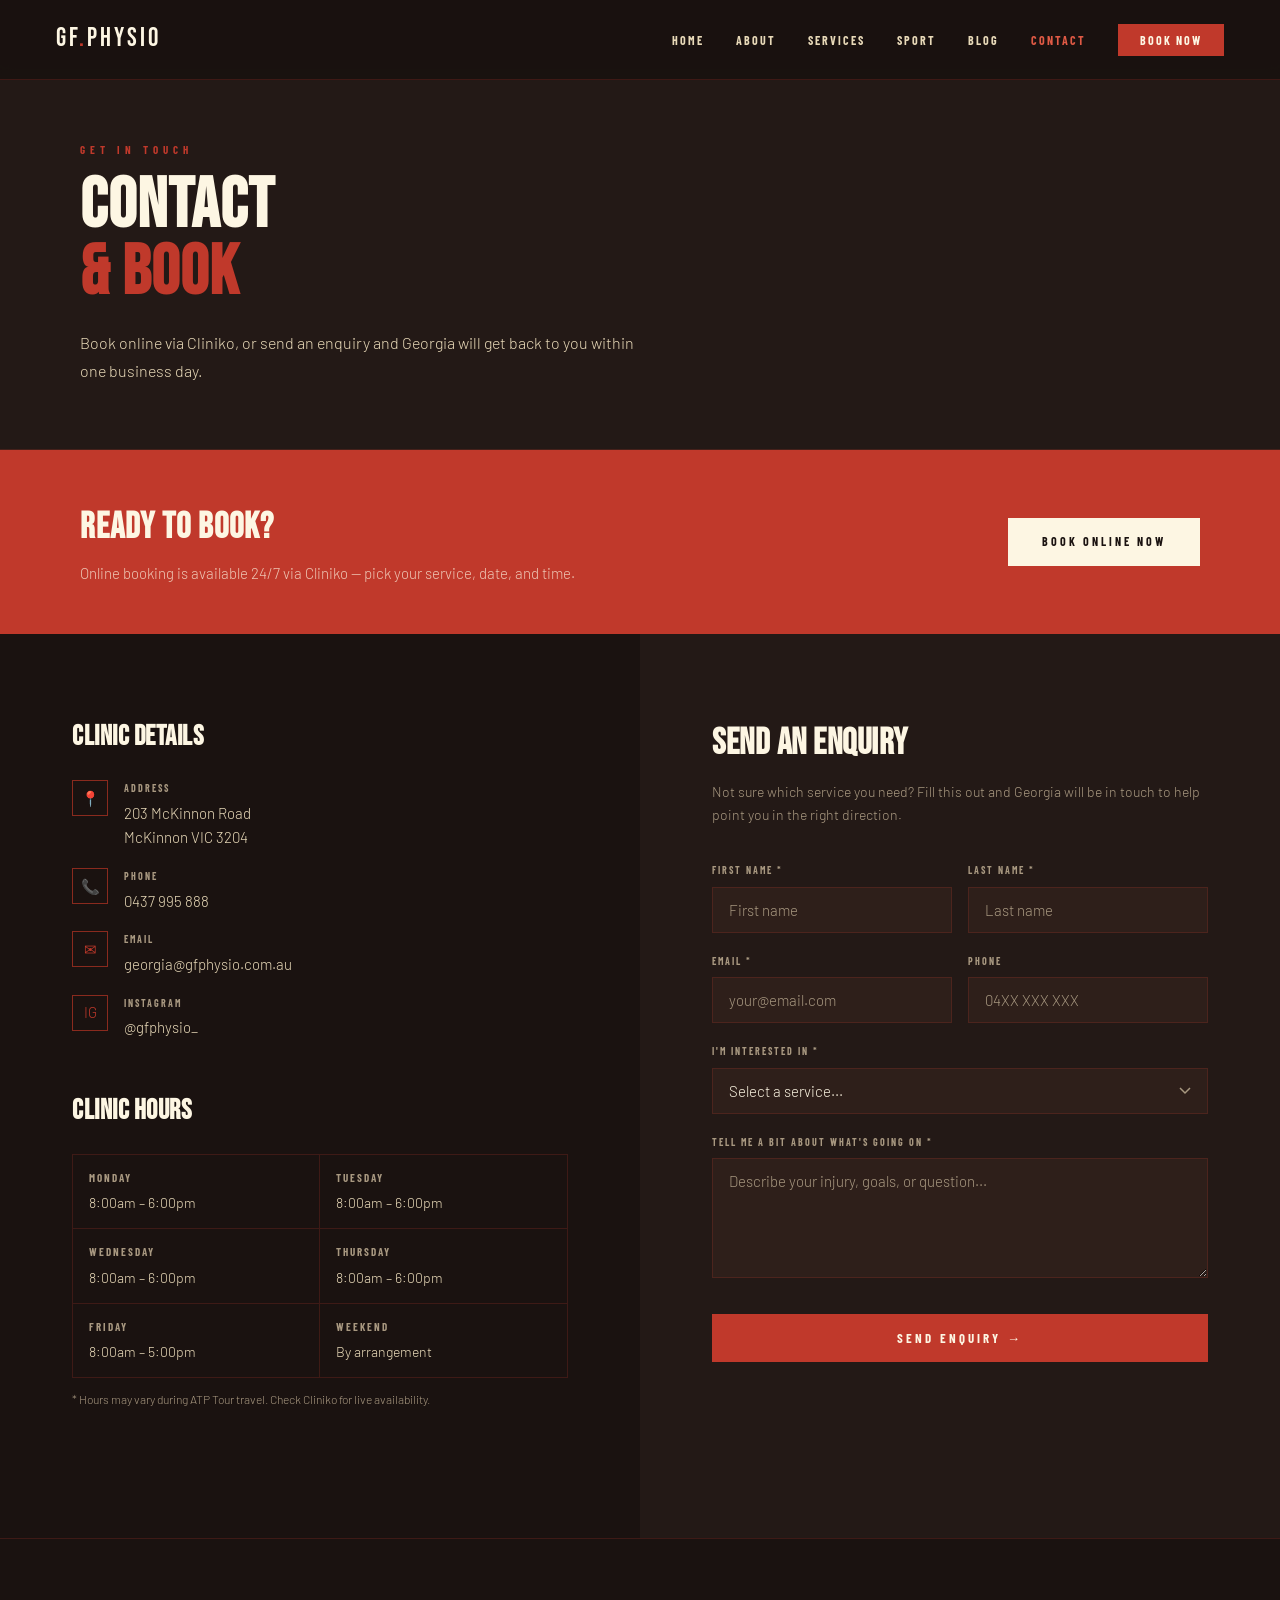
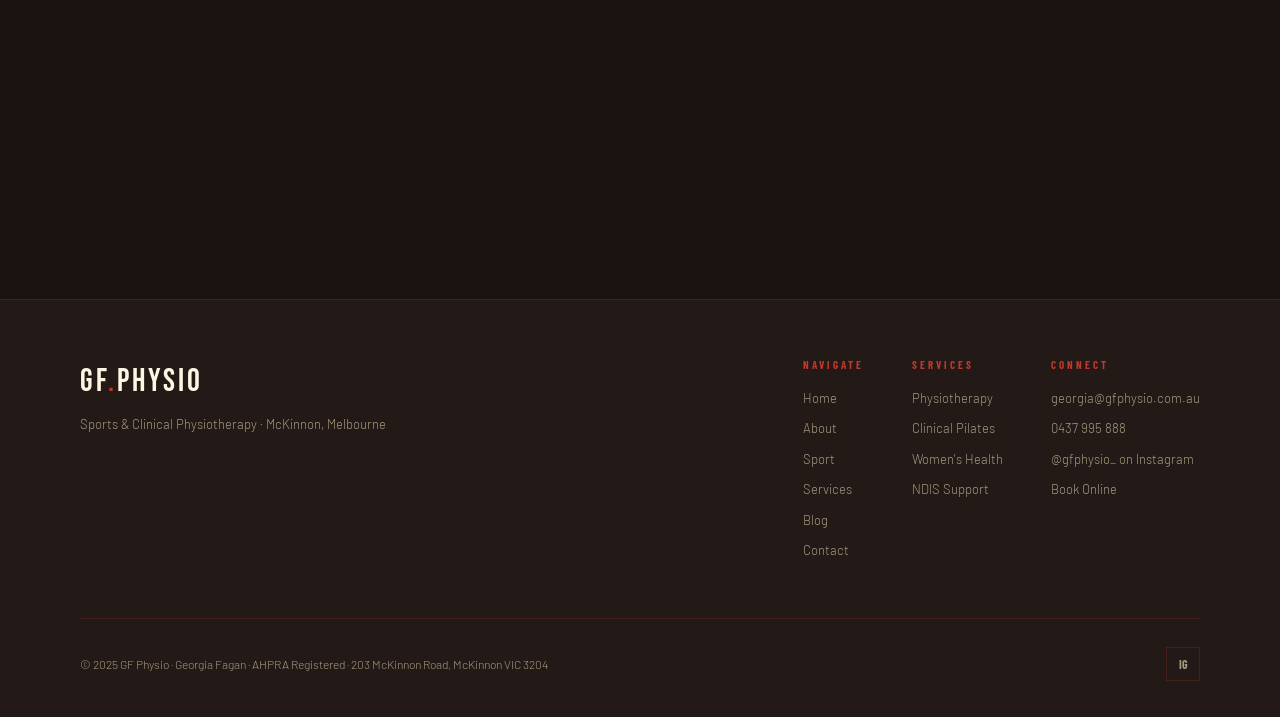
<file: gfphysio/contact.html>
<!DOCTYPE html>
<html lang="en">
<head>
<meta charset="UTF-8">
<meta name="viewport" content="width=device-width, initial-scale=1.0">
<title>Contact & Book | GF Physio — McKinnon, Melbourne</title>
<meta name="description" content="Book a physiotherapy session with Georgia Fagan at McKinnon Sports & Spinal, or send an enquiry. 203 McKinnon Road, McKinnon VIC 3204.">
<link rel="stylesheet" href="css/style.css">
<style>
.contact-hero { background: var(--dark2); padding: 80px 80px 64px; border-bottom: 1px solid var(--border); }

.contact-layout { display: grid; grid-template-columns: 1fr 1fr; gap: 0; }

.contact-info { padding: 80px 72px; background: var(--dark); }
.contact-block { margin-bottom: 48px; }
.contact-block h3 { font-family: 'Bebas Neue', sans-serif; font-size: 28px; color: var(--cream); margin-bottom: 20px; letter-spacing: 0.5px; }
.contact-item { display: flex; gap: 16px; align-items: flex-start; margin-bottom: 18px; }
.c-icon { width: 36px; height: 36px; border: 1px solid var(--red-dim); display: flex; align-items: center; justify-content: center; font-size: 15px; color: var(--red); flex-shrink: 0; }
.c-label { font-family: 'Barlow Condensed', sans-serif; font-size: 10px; font-weight: 700; letter-spacing: 2px; text-transform: uppercase; color: var(--muted); margin-bottom: 4px; }
.c-value { font-size: 15px; color: var(--cream-dim); }
.c-value a { color: var(--cream-dim); transition: color 0.2s; }
.c-value a:hover { color: var(--red-light); }

.hours-grid { display: grid; grid-template-columns: 1fr 1fr; gap: 0; border: 1px solid var(--border); }
.hours-item { padding: 14px 16px; border-bottom: 1px solid var(--border); border-right: 1px solid var(--border); }
.hours-item:nth-child(even) { border-right: none; }
.hours-item:nth-last-child(-n+2) { border-bottom: none; }
.hours-day { font-family: 'Barlow Condensed', sans-serif; font-size: 11px; font-weight: 700; letter-spacing: 2px; text-transform: uppercase; color: var(--muted); margin-bottom: 4px; }
.hours-time { font-size: 14px; color: var(--cream-dim); }

/* FORM */
.contact-form-wrap { padding: 80px 72px; background: var(--dark2); }
.form-title { font-family: 'Bebas Neue', sans-serif; font-size: 36px; color: var(--cream); margin-bottom: 8px; letter-spacing: 0.5px; }
.form-subtitle { font-size: 14px; color: var(--muted); margin-bottom: 36px; line-height: 1.6; }

.f-row { margin-bottom: 20px; }
.f-row-2 { display: grid; grid-template-columns: 1fr 1fr; gap: 16px; margin-bottom: 20px; }
.f-label { display: block; font-family: 'Barlow Condensed', sans-serif; font-size: 10px; font-weight: 700; letter-spacing: 2px; text-transform: uppercase; color: var(--muted); margin-bottom: 8px; }
.f-input, .f-select, .f-textarea {
  width: 100%;
  background: var(--dark3);
  border: 1px solid rgba(192,57,43,0.2);
  color: var(--cream);
  padding: 13px 16px;
  font-family: 'Barlow', sans-serif; font-size: 15px; font-weight: 300;
  outline: none; transition: border-color 0.2s;
  appearance: none; -webkit-appearance: none;
}
.f-input:focus, .f-select:focus, .f-textarea:focus { border-color: var(--red); }
.f-input::placeholder, .f-textarea::placeholder { color: var(--muted); }
.f-select { cursor: pointer; background-image: url("data:image/svg+xml,%3Csvg xmlns='http://www.w3.org/2000/svg' width='12' height='8' viewBox='0 0 12 8'%3E%3Cpath d='M1 1l5 5 5-5' stroke='%23a89880' stroke-width='1.5' fill='none'/%3E%3C/svg%3E"); background-repeat: no-repeat; background-position: right 16px center; padding-right: 40px; }
.f-select option { background: var(--dark3); }
.f-textarea { resize: vertical; min-height: 120px; }
.f-submit { width: 100%; background: var(--red); color: var(--cream); border: none; font-family: 'Barlow Condensed', sans-serif; font-size: 13px; font-weight: 700; letter-spacing: 3px; text-transform: uppercase; padding: 16px; cursor: pointer; margin-top: 8px; transition: background 0.2s; }
.f-submit:hover { background: var(--red-light); }

.success-msg { display: none; background: var(--dark3); border: 1px solid var(--red-dim); padding: 20px; margin-top: 16px; }
.success-msg p { font-size: 14px; color: var(--cream-dim); }
.success-msg strong { color: var(--red-light); }

/* BOOK ONLINE CTA BAR */
.book-bar {
  background: var(--red);
  padding: 48px 80px;
  display: flex; align-items: center; justify-content: space-between; gap: 32px;
  flex-wrap: wrap;
}
.book-bar h2 { font-family: 'Bebas Neue', sans-serif; font-size: 36px; color: var(--cream); letter-spacing: 1px; }
.book-bar p { font-size: 15px; color: rgba(253,246,227,0.75); margin-top: 4px; }

/* MAP */
.map-wrap { border-top: 1px solid var(--border); }
.map-wrap iframe { display: block; width: 100%; height: 360px; border: none; filter: grayscale(1) brightness(0.6) contrast(1.1); }

@media (max-width: 900px) {
  .contact-hero { padding: 60px 28px 48px; }
  .contact-layout { grid-template-columns: 1fr; }
  .contact-info { padding: 56px 28px; }
  .contact-form-wrap { padding: 56px 28px; }
  .f-row-2 { grid-template-columns: 1fr; }
  .book-bar { padding: 40px 28px; flex-direction: column; align-items: flex-start; }
}
</style>
</head>
<body>
<div class="page-wrap">

  <div class="contact-hero">
    <p class="section-label">Get In Touch</p>
    <h1 class="section-title">CONTACT<br><span>& BOOK</span></h1>
    <p class="section-body">Book online via Cliniko, or send an enquiry and Georgia will get back to you within one business day.</p>
  </div>

  <!-- BOOK ONLINE BAR -->
  <div class="book-bar">
    <div>
      <h2>READY TO BOOK?</h2>
      <p>Online booking is available 24/7 via Cliniko — pick your service, date, and time.</p>
    </div>
    <a href="https://gfphysio.au4.cliniko.com/bookings#service" class="btn" style="background:var(--cream);color:var(--dark);white-space:nowrap;" target="_blank">Book Online Now</a>
  </div>

  <div class="contact-layout">

    <!-- INFO -->
    <div class="contact-info">
      <div class="contact-block">
        <h3>CLINIC DETAILS</h3>
        <div class="contact-item">
          <div class="c-icon">📍</div>
          <div>
            <div class="c-label">Address</div>
            <div class="c-value">203 McKinnon Road<br>McKinnon VIC 3204</div>
          </div>
        </div>
        <div class="contact-item">
          <div class="c-icon">📞</div>
          <div>
            <div class="c-label">Phone</div>
            <div class="c-value"><a href="tel:0437995888">0437 995 888</a></div>
          </div>
        </div>
        <div class="contact-item">
          <div class="c-icon">✉</div>
          <div>
            <div class="c-label">Email</div>
            <div class="c-value"><a href="mailto:georgia@gfphysio.com.au">georgia@gfphysio.com.au</a></div>
          </div>
        </div>
        <div class="contact-item">
          <div class="c-icon">IG</div>
          <div>
            <div class="c-label">Instagram</div>
            <div class="c-value"><a href="https://www.instagram.com/gfphysio_/" target="_blank">@gfphysio_</a></div>
          </div>
        </div>
      </div>

      <div class="contact-block">
        <h3>CLINIC HOURS</h3>
        <div class="hours-grid">
          <div class="hours-item"><div class="hours-day">Monday</div><div class="hours-time">8:00am – 6:00pm</div></div>
          <div class="hours-item"><div class="hours-day">Tuesday</div><div class="hours-time">8:00am – 6:00pm</div></div>
          <div class="hours-item"><div class="hours-day">Wednesday</div><div class="hours-time">8:00am – 6:00pm</div></div>
          <div class="hours-item"><div class="hours-day">Thursday</div><div class="hours-time">8:00am – 6:00pm</div></div>
          <div class="hours-item"><div class="hours-day">Friday</div><div class="hours-time">8:00am – 5:00pm</div></div>
          <div class="hours-item"><div class="hours-day">Weekend</div><div class="hours-time">By arrangement</div></div>
        </div>
        <p style="font-size:12px;color:var(--muted);margin-top:12px;">* Hours may vary during ATP Tour travel. Check Cliniko for live availability.</p>
      </div>
    </div>

    <!-- FORM -->
    <div class="contact-form-wrap">
      <h2 class="form-title">SEND AN ENQUIRY</h2>
      <p class="form-subtitle">Not sure which service you need? Fill this out and Georgia will be in touch to help point you in the right direction.</p>

      <!-- 
        IMPORTANT: Replace YOUR_FORMSPREE_ID below with your actual Formspree form ID.
        Steps:
        1. Go to formspree.io and sign up (free)
        2. Create a new form → it gives you an ID like "xpznqvkb"
        3. Replace YOUR_FORMSPREE_ID with that ID
        The form will then email submissions to georgia@gfphysio.com.au
      -->
      <form id="contact-form" action="https://formspree.io/f/YOUR_FORMSPREE_ID" method="POST">
        <input type="hidden" name="_replyto" value="georgia@gfphysio.com.au">
        <input type="hidden" name="_subject" value="New enquiry from GF Physio website">

        <div class="f-row-2">
          <div>
            <label class="f-label" for="fname">First Name *</label>
            <input class="f-input" type="text" id="fname" name="first_name" placeholder="First name" required>
          </div>
          <div>
            <label class="f-label" for="lname">Last Name *</label>
            <input class="f-input" type="text" id="lname" name="last_name" placeholder="Last name" required>
          </div>
        </div>

        <div class="f-row-2">
          <div>
            <label class="f-label" for="email">Email *</label>
            <input class="f-input" type="email" id="email" name="email" placeholder="your@email.com" required>
          </div>
          <div>
            <label class="f-label" for="phone">Phone</label>
            <input class="f-input" type="tel" id="phone" name="phone" placeholder="04XX XXX XXX">
          </div>
        </div>

        <div class="f-row">
          <label class="f-label" for="service">I'm interested in *</label>
          <select class="f-select" id="service" name="service" required>
            <option value="">Select a service...</option>
            <option>Sports Physiotherapy</option>
            <option>Clinical Pilates / Rehabilitation</option>
            <option>Women's Health</option>
            <option>NDIS Physiotherapy</option>
            <option>High Performance / Team Sport</option>
            <option>Not sure — please advise</option>
          </select>
        </div>

        <div class="f-row">
          <label class="f-label" for="message">Tell me a bit about what's going on *</label>
          <textarea class="f-textarea" id="message" name="message" placeholder="Describe your injury, goals, or question..." required></textarea>
        </div>

        <button type="submit" class="f-submit">Send Enquiry →</button>

        <div class="success-msg" id="success-msg">
          <p><strong>Thanks! Your enquiry has been sent.</strong><br>Georgia will be in touch within one business day.</p>
        </div>
      </form>
    </div>
  </div>

  <!-- MAP -->
  <div class="map-wrap">
    <iframe
      src="https://www.google.com/maps/embed?pb=!1m18!1m12!1m3!1d3148.5!2d145.046!3d-37.916!2m3!1f0!2f0!3f0!3m2!1i1024!2i768!4f13.1!3m3!1m2!1s0x0%3A0x0!2s203+McKinnon+Road+McKinnon+VIC!5e0!3m2!1sen!2sau!4v1"
      allowfullscreen="" loading="lazy" referrerpolicy="no-referrer-when-downgrade">
    </iframe>
  </div>

</div>

<script src="js/layout.js"></script>
<script>
// Formspree AJAX submission
const form = document.getElementById('contact-form');
const successMsg = document.getElementById('success-msg');
if (form) {
  form.addEventListener('submit', async (e) => {
    e.preventDefault();
    const data = new FormData(form);
    try {
      const res = await fetch(form.action, { method: 'POST', body: data, headers: { 'Accept': 'application/json' } });
      if (res.ok) {
        form.reset();
        successMsg.style.display = 'block';
        successMsg.scrollIntoView({ behavior: 'smooth', block: 'center' });
      }
    } catch (err) {
      alert('Something went wrong — please email georgia@gfphysio.com.au directly.');
    }
  });
}
</script>
</body>
</html>
</file>
<file: css/style.css>
/* ============================================================
   GF PHYSIO — MAIN STYLESHEET
   ============================================================ */

@import url('https://fonts.googleapis.com/css2?family=Bebas+Neue&family=Barlow:ital,wght@0,300;0,400;0,500;0,600;1,300&family=Barlow+Condensed:wght@400;600;700&display=swap');

*, *::before, *::after { box-sizing: border-box; margin: 0; padding: 0; }

:root {
  --dark:       #1a1210;
  --dark2:      #231916;
  --dark3:      #2e1f1a;
  --dark4:      #3d2920;
  --red:        #c0392b;
  --red-light:  #e05a45;
  --red-dim:    #8a2a1e;
  --cream:      #fdf6e3;
  --cream-dim:  #e8d9b8;
  --muted:      #a89880;
  --border:     rgba(192,57,43,0.22);
}

html { scroll-behavior: smooth; }

body {
  background: var(--dark);
  color: var(--cream);
  font-family: 'Barlow', sans-serif;
  font-weight: 300;
  line-height: 1.65;
  overflow-x: hidden;
}

img { display: block; max-width: 100%; }
a { text-decoration: none; color: inherit; }

/* ── NAV ── */
nav {
  position: fixed; top: 0; left: 0; right: 0; z-index: 200;
  display: flex; align-items: center; justify-content: space-between;
  padding: 18px 56px;
  background: rgba(26,18,16,0.96);
  border-bottom: 1px solid var(--border);
  backdrop-filter: blur(8px);
}
.nav-logo {
  font-family: 'Bebas Neue', sans-serif;
  font-size: 26px;
  letter-spacing: 3px;
  color: var(--cream);
}
.nav-logo span { color: var(--red); }
.nav-links { display: flex; gap: 32px; align-items: center; list-style: none; }
.nav-links a {
  font-family: 'Barlow Condensed', sans-serif;
  font-size: 12px;
  font-weight: 700;
  letter-spacing: 2px;
  text-transform: uppercase;
  color: var(--cream-dim);
  transition: color 0.2s;
}
.nav-links a:hover,
.nav-links a.active { color: var(--red-light); }
.nav-cta {
  background: var(--red) !important;
  color: var(--cream) !important;
  padding: 9px 22px !important;
  letter-spacing: 2px;
  transition: background 0.2s !important;
}
.nav-cta:hover { background: var(--red-light) !important; }

/* Hamburger */
.nav-hamburger {
  display: none;
  flex-direction: column;
  gap: 5px;
  cursor: pointer;
  padding: 4px;
  background: none;
  border: none;
}
.nav-hamburger span {
  display: block;
  width: 24px;
  height: 2px;
  background: var(--cream);
  transition: all 0.3s;
}
.mobile-menu {
  display: none;
  position: fixed;
  top: 61px; left: 0; right: 0;
  background: var(--dark2);
  border-bottom: 1px solid var(--border);
  padding: 24px 32px;
  z-index: 199;
  flex-direction: column;
  gap: 20px;
}
.mobile-menu.open { display: flex; }
.mobile-menu a {
  font-family: 'Barlow Condensed', sans-serif;
  font-size: 16px;
  font-weight: 700;
  letter-spacing: 2px;
  text-transform: uppercase;
  color: var(--cream-dim);
  padding: 8px 0;
  border-bottom: 1px solid var(--border);
}
.mobile-menu a:last-child { border-bottom: none; }
.mobile-menu .nav-cta {
  background: var(--red) !important;
  color: var(--cream) !important;
  text-align: center;
  padding: 12px !important;
}

/* ── PAGE WRAPPER ── */
.page-wrap { padding-top: 61px; }

/* ── SECTION UTILITIES ── */
.section { padding: 96px 80px; }
.section--dark  { background: var(--dark); }
.section--dark2 { background: var(--dark2); }
.section--dark3 { background: var(--dark3); }
.section--red   { background: var(--red); }

.section-label {
  font-family: 'Barlow Condensed', sans-serif;
  font-size: 11px; font-weight: 700;
  letter-spacing: 5px; text-transform: uppercase;
  color: var(--red); margin-bottom: 14px;
}
.section-title {
  font-family: 'Bebas Neue', sans-serif;
  font-size: clamp(46px, 5.5vw, 72px);
  line-height: 0.95; letter-spacing: 1px;
  color: var(--cream); margin-bottom: 22px;
}
.section-title span { color: var(--red); }
.section-body {
  font-size: 16px; font-weight: 300;
  color: var(--cream-dim); line-height: 1.75;
  max-width: 560px;
}
.gold-line { width: 44px; height: 2px; background: var(--red); margin: 28px 0; }

/* ── BUTTONS ── */
.btn {
  display: inline-block;
  font-family: 'Barlow Condensed', sans-serif;
  font-size: 12px; font-weight: 700;
  letter-spacing: 3px; text-transform: uppercase;
  padding: 14px 34px;
  transition: background 0.2s, transform 0.15s;
  cursor: pointer; border: none;
}
.btn-primary { background: var(--red); color: var(--cream); }
.btn-primary:hover { background: var(--red-light); transform: translateY(-1px); }
.btn-ghost {
  background: transparent;
  color: var(--cream);
  border: 1px solid var(--red-dim);
}
.btn-ghost:hover { border-color: var(--red); color: var(--red-light); }

/* ── TICKER ── */
.ticker { background: var(--red); overflow: hidden; padding: 11px 0; white-space: nowrap; }
.ticker-inner { display: inline-block; animation: tick 28s linear infinite; }
.ticker-item {
  font-family: 'Barlow Condensed', sans-serif;
  font-size: 12px; font-weight: 700;
  letter-spacing: 3px; text-transform: uppercase;
  color: var(--cream); padding: 0 36px;
}
.ticker-dot { color: rgba(253,246,227,0.4); padding: 0 8px; }
@keyframes tick { 0% { transform: translateX(0); } 100% { transform: translateX(-50%); } }

/* ── FOOTER ── */
footer {
  background: var(--dark2);
  border-top: 1px solid var(--border);
  padding: 56px 80px 36px;
}
.footer-top { display: flex; justify-content: space-between; align-items: flex-start; margin-bottom: 48px; flex-wrap: wrap; gap: 40px; }
.footer-logo { font-family: 'Bebas Neue', sans-serif; font-size: 32px; letter-spacing: 3px; color: var(--cream); }
.footer-logo span { color: var(--red); }
.footer-tagline { font-size: 13px; color: var(--muted); margin-top: 6px; }
.footer-nav { display: flex; gap: 48px; flex-wrap: wrap; }
.footer-col h4 {
  font-family: 'Barlow Condensed', sans-serif;
  font-size: 11px; font-weight: 700;
  letter-spacing: 3px; text-transform: uppercase;
  color: var(--red); margin-bottom: 14px;
}
.footer-col a {
  display: block; font-size: 13px; font-weight: 300;
  color: var(--muted); margin-bottom: 9px;
  transition: color 0.2s;
}
.footer-col a:hover { color: var(--cream); }
.footer-bottom {
  border-top: 1px solid var(--border);
  padding-top: 28px;
  display: flex; justify-content: space-between; align-items: center;
  flex-wrap: wrap; gap: 16px;
}
.footer-copy { font-size: 12px; color: var(--muted); }
.footer-social {
  display: flex; gap: 12px;
}
.social-btn {
  width: 34px; height: 34px;
  border: 1px solid var(--border);
  display: flex; align-items: center; justify-content: center;
  font-size: 12px; font-weight: 700;
  color: var(--muted);
  font-family: 'Barlow Condensed', sans-serif;
  letter-spacing: 0;
  transition: border-color 0.2s, color 0.2s;
}
.social-btn:hover { border-color: var(--red); color: var(--red-light); }

/* ── CREDENTIAL STRIP ── */
.cred-strip { background: var(--dark3); border-top: 1px solid var(--border); border-bottom: 1px solid var(--border); }
.cred-grid { display: grid; grid-template-columns: repeat(4,1fr); }
.cred-item {
  padding: 36px 40px; text-align: center;
  border-right: 1px solid var(--border);
}
.cred-item:last-child { border-right: none; }
.cred-num { font-family: 'Bebas Neue', sans-serif; font-size: 48px; line-height: 1; color: var(--red); }
.cred-label { font-family: 'Barlow Condensed', sans-serif; font-size: 11px; font-weight: 700; letter-spacing: 2px; text-transform: uppercase; color: var(--muted); margin-top: 5px; }

/* ── PAGE HERO (inner pages) ── */
.page-hero {
  background: var(--dark2);
  padding: 80px 80px 64px;
  border-bottom: 1px solid var(--border);
}
.page-hero .section-title { margin-bottom: 16px; }

/* ── RESPONSIVE ── */
@media (max-width: 900px) {
  nav { padding: 16px 24px; }
  .nav-links { display: none; }
  .nav-hamburger { display: flex; }
  .section { padding: 64px 28px; }
  .section-title { font-size: 42px; }
  .cred-grid { grid-template-columns: repeat(2,1fr); }
  .cred-item { border-right: none; border-bottom: 1px solid var(--border); }
  footer { padding: 48px 28px 28px; }
  .footer-top { flex-direction: column; }
  .page-hero { padding: 60px 28px 48px; }
}
</file>
<file: gfphysio/css/style.css>
/* ============================================================
   GF PHYSIO — MAIN STYLESHEET
   ============================================================ */

@import url('https://fonts.googleapis.com/css2?family=Bebas+Neue&family=Barlow:ital,wght@0,300;0,400;0,500;0,600;1,300&family=Barlow+Condensed:wght@400;600;700&display=swap');

*, *::before, *::after { box-sizing: border-box; margin: 0; padding: 0; }

:root {
  --dark:       #1a1210;
  --dark2:      #231916;
  --dark3:      #2e1f1a;
  --dark4:      #3d2920;
  --red:        #c0392b;
  --red-light:  #e05a45;
  --red-dim:    #8a2a1e;
  --cream:      #fdf6e3;
  --cream-dim:  #e8d9b8;
  --muted:      #a89880;
  --border:     rgba(192,57,43,0.22);
}

html { scroll-behavior: smooth; }

body {
  background: var(--dark);
  color: var(--cream);
  font-family: 'Barlow', sans-serif;
  font-weight: 300;
  line-height: 1.65;
  overflow-x: hidden;
}

img { display: block; max-width: 100%; }
a { text-decoration: none; color: inherit; }

/* ── NAV ── */
nav {
  position: fixed; top: 0; left: 0; right: 0; z-index: 200;
  display: flex; align-items: center; justify-content: space-between;
  padding: 18px 56px;
  background: rgba(26,18,16,0.96);
  border-bottom: 1px solid var(--border);
  backdrop-filter: blur(8px);
}
.nav-logo {
  font-family: 'Bebas Neue', sans-serif;
  font-size: 26px;
  letter-spacing: 3px;
  color: var(--cream);
}
.nav-logo span { color: var(--red); }
.nav-links { display: flex; gap: 32px; align-items: center; list-style: none; }
.nav-links a {
  font-family: 'Barlow Condensed', sans-serif;
  font-size: 12px;
  font-weight: 700;
  letter-spacing: 2px;
  text-transform: uppercase;
  color: var(--cream-dim);
  transition: color 0.2s;
}
.nav-links a:hover,
.nav-links a.active { color: var(--red-light); }
.nav-cta {
  background: var(--red) !important;
  color: var(--cream) !important;
  padding: 9px 22px !important;
  letter-spacing: 2px;
  transition: background 0.2s !important;
}
.nav-cta:hover { background: var(--red-light) !important; }

/* Hamburger */
.nav-hamburger {
  display: none;
  flex-direction: column;
  gap: 5px;
  cursor: pointer;
  padding: 4px;
  background: none;
  border: none;
}
.nav-hamburger span {
  display: block;
  width: 24px;
  height: 2px;
  background: var(--cream);
  transition: all 0.3s;
}
.mobile-menu {
  display: none;
  position: fixed;
  top: 61px; left: 0; right: 0;
  background: var(--dark2);
  border-bottom: 1px solid var(--border);
  padding: 24px 32px;
  z-index: 199;
  flex-direction: column;
  gap: 20px;
}
.mobile-menu.open { display: flex; }
.mobile-menu a {
  font-family: 'Barlow Condensed', sans-serif;
  font-size: 16px;
  font-weight: 700;
  letter-spacing: 2px;
  text-transform: uppercase;
  color: var(--cream-dim);
  padding: 8px 0;
  border-bottom: 1px solid var(--border);
}
.mobile-menu a:last-child { border-bottom: none; }
.mobile-menu .nav-cta {
  background: var(--red) !important;
  color: var(--cream) !important;
  text-align: center;
  padding: 12px !important;
}

/* ── PAGE WRAPPER ── */
.page-wrap { padding-top: 61px; }

/* ── SECTION UTILITIES ── */
.section { padding: 96px 80px; }
.section--dark  { background: var(--dark); }
.section--dark2 { background: var(--dark2); }
.section--dark3 { background: var(--dark3); }
.section--red   { background: var(--red); }

.section-label {
  font-family: 'Barlow Condensed', sans-serif;
  font-size: 11px; font-weight: 700;
  letter-spacing: 5px; text-transform: uppercase;
  color: var(--red); margin-bottom: 14px;
}
.section-title {
  font-family: 'Bebas Neue', sans-serif;
  font-size: clamp(46px, 5.5vw, 72px);
  line-height: 0.95; letter-spacing: 1px;
  color: var(--cream); margin-bottom: 22px;
}
.section-title span { color: var(--red); }
.section-body {
  font-size: 16px; font-weight: 300;
  color: var(--cream-dim); line-height: 1.75;
  max-width: 560px;
}
.gold-line { width: 44px; height: 2px; background: var(--red); margin: 28px 0; }

/* ── BUTTONS ── */
.btn {
  display: inline-block;
  font-family: 'Barlow Condensed', sans-serif;
  font-size: 12px; font-weight: 700;
  letter-spacing: 3px; text-transform: uppercase;
  padding: 14px 34px;
  transition: background 0.2s, transform 0.15s;
  cursor: pointer; border: none;
}
.btn-primary { background: var(--red); color: var(--cream); }
.btn-primary:hover { background: var(--red-light); transform: translateY(-1px); }
.btn-ghost {
  background: transparent;
  color: var(--cream);
  border: 1px solid var(--red-dim);
}
.btn-ghost:hover { border-color: var(--red); color: var(--red-light); }

/* ── TICKER ── */
.ticker { background: var(--red); overflow: hidden; padding: 11px 0; white-space: nowrap; }
.ticker-inner { display: inline-block; animation: tick 28s linear infinite; }
.ticker-item {
  font-family: 'Barlow Condensed', sans-serif;
  font-size: 12px; font-weight: 700;
  letter-spacing: 3px; text-transform: uppercase;
  color: var(--cream); padding: 0 36px;
}
.ticker-dot { color: rgba(253,246,227,0.4); padding: 0 8px; }
@keyframes tick { 0% { transform: translateX(0); } 100% { transform: translateX(-50%); } }

/* ── FOOTER ── */
footer {
  background: var(--dark2);
  border-top: 1px solid var(--border);
  padding: 56px 80px 36px;
}
.footer-top { display: flex; justify-content: space-between; align-items: flex-start; margin-bottom: 48px; flex-wrap: wrap; gap: 40px; }
.footer-logo { font-family: 'Bebas Neue', sans-serif; font-size: 32px; letter-spacing: 3px; color: var(--cream); }
.footer-logo span { color: var(--red); }
.footer-tagline { font-size: 13px; color: var(--muted); margin-top: 6px; }
.footer-nav { display: flex; gap: 48px; flex-wrap: wrap; }
.footer-col h4 {
  font-family: 'Barlow Condensed', sans-serif;
  font-size: 11px; font-weight: 700;
  letter-spacing: 3px; text-transform: uppercase;
  color: var(--red); margin-bottom: 14px;
}
.footer-col a {
  display: block; font-size: 13px; font-weight: 300;
  color: var(--muted); margin-bottom: 9px;
  transition: color 0.2s;
}
.footer-col a:hover { color: var(--cream); }
.footer-bottom {
  border-top: 1px solid var(--border);
  padding-top: 28px;
  display: flex; justify-content: space-between; align-items: center;
  flex-wrap: wrap; gap: 16px;
}
.footer-copy { font-size: 12px; color: var(--muted); }
.footer-social {
  display: flex; gap: 12px;
}
.social-btn {
  width: 34px; height: 34px;
  border: 1px solid var(--border);
  display: flex; align-items: center; justify-content: center;
  font-size: 12px; font-weight: 700;
  color: var(--muted);
  font-family: 'Barlow Condensed', sans-serif;
  letter-spacing: 0;
  transition: border-color 0.2s, color 0.2s;
}
.social-btn:hover { border-color: var(--red); color: var(--red-light); }

/* ── CREDENTIAL STRIP ── */
.cred-strip { background: var(--dark3); border-top: 1px solid var(--border); border-bottom: 1px solid var(--border); }
.cred-grid { display: grid; grid-template-columns: repeat(4,1fr); }
.cred-item {
  padding: 36px 40px; text-align: center;
  border-right: 1px solid var(--border);
}
.cred-item:last-child { border-right: none; }
.cred-num { font-family: 'Bebas Neue', sans-serif; font-size: 48px; line-height: 1; color: var(--red); }
.cred-label { font-family: 'Barlow Condensed', sans-serif; font-size: 11px; font-weight: 700; letter-spacing: 2px; text-transform: uppercase; color: var(--muted); margin-top: 5px; }

/* ── PAGE HERO (inner pages) ── */
.page-hero {
  background: var(--dark2);
  padding: 80px 80px 64px;
  border-bottom: 1px solid var(--border);
}
.page-hero .section-title { margin-bottom: 16px; }

/* ── RESPONSIVE ── */
@media (max-width: 900px) {
  nav { padding: 16px 24px; }
  .nav-links { display: none; }
  .nav-hamburger { display: flex; }
  .section { padding: 64px 28px; }
  .section-title { font-size: 42px; }
  .cred-grid { grid-template-columns: repeat(2,1fr); }
  .cred-item { border-right: none; border-bottom: 1px solid var(--border); }
  footer { padding: 48px 28px 28px; }
  .footer-top { flex-direction: column; }
  .page-hero { padding: 60px 28px 48px; }
}
</file>
